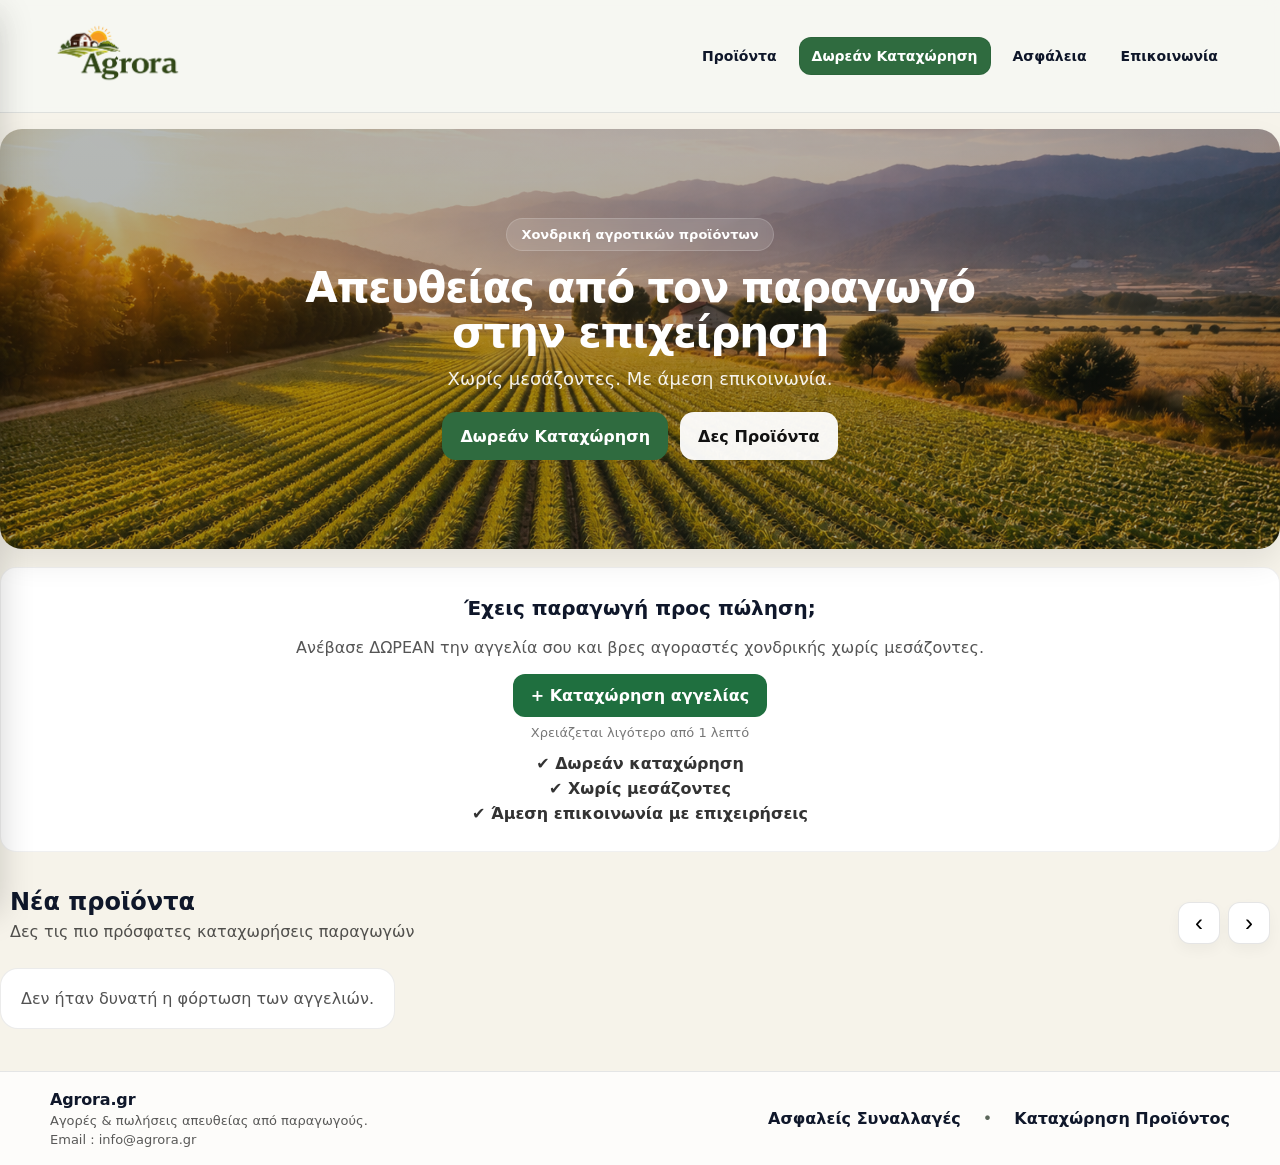
<file: index.html>
<!DOCTYPE html>
<html lang="el">
  <head>
	  <!-- Google tag (gtag.js) -->
<script async src="https://www.googletagmanager.com/gtag/js?id=G-R07KTVC3K3"></script>
<script>
  window.dataLayer = window.dataLayer || [];
  function gtag(){dataLayer.push(arguments);}
  gtag('js', new Date());

  gtag('config', 'G-R07KTVC3K3');
</script>
	  <script type="text/javascript">
var _iub = _iub || [];
_iub.csConfiguration = {"siteId":4485183,"cookiePolicyId":86953550,"lang":"el","storage":{"useSiteId":true}};
</script>
<script type="text/javascript" src="https://cs.iubenda.com/autoblocking/4485183.js"></script>
<script type="text/javascript" src="//cdn.iubenda.com/cs/gpp/stub.js"></script>
<script type="text/javascript" src="//cdn.iubenda.com/cs/iubenda_cs.js" charset="UTF-8" async></script>
    <meta charset="UTF-8" />
    <meta name="viewport" content="width=device-width, initial-scale=1.0" />
    <title>Χονδρική Αγροτικών Προϊόντων </title>
    <link rel="stylesheet" href="styles.css" />
	<link rel="icon" href="/images/agrora_favicon.ico" type="image/x-icon">
  </head>

  <body class="page-layout">
    <header class="site-header">
  <div class="container header-inner">

    <button class="burger" type="button" aria-label="Άνοιγμα μενού">☰</button>

    <a class="site-brand" href="/" aria-label="Agrora Home">
      <img src="/images/agroraBrandT.png" alt="Agrora">
    </a>

    <a href="/submit" class="mobile-cta" aria-label="Δωρεάν Καταχώρηση">＋</a>

    <nav class="top-nav" aria-label="Main navigation">
      <a href="/listings">Προϊόντα</a>
      <a href="/submit" class="nav-cta">Δωρεάν Καταχώρηση</a>
      <a href="/safety">Ασφάλεια</a>
	  <a href="/contact">Επικοινωνία</a>
    </nav>

  </div>

  <div class="mobile-menu" id="mobileMenu" aria-hidden="true">
    <div class="mobile-menu-head">
      <span>Μενού</span>
      <button id="mobileMenuClose" type="button" aria-label="Κλείσιμο μενού">✕</button>
    </div>
<div class="mobile-menu-links">
    <a href="/listings">Προϊόντα</a>
    <a href="/submit">Καταχώρηση</a>
    <a href="/safety">Ασφάλεια</a>
	<a href="/contact">Επικοινωνία</a>
	  </div>
  </div>
</header>
      <main class="page-content">
		  <section class="homepage-hero-visual">
  <div class="homepage-hero-overlay">
    <div class="homepage-hero-content">
      <span class="hero-badge">Χονδρική αγροτικών προϊόντων</span>
      <h1>Απευθείας από τον παραγωγό στην επιχείρηση</h1>
      <p>Χωρίς μεσάζοντες. Με άμεση επικοινωνία.</p>

      <div class="hero-actions">
        <a href="/submit" class="hero-btn-primary">Δωρεάν Καταχώρηση</a>
        <a href="/listings" class="hero-btn-secondary">Δες Προϊόντα</a>
      </div>
    </div>
  </div>
</section>
        <div class="container" hidden>

          <section class="search-section">
            <h1>Χονδρική αγορά αγροτικών προϊόντων </h1>
            <p class="subtitle">
              Αναζήτηση προϊόντων από όλη την Ελλάδα.
            </p>

<form id="searchForm" class="search-form">
  <div class="form-group">
    <label for="cropType">Καλλιέργεια</label>
    <select id="cropType">
      <option value="">Όλες οι καλλιέργειες</option>
    </select>
  </div>

  <div class="form-group">
    <label for="region">Περιοχή</label>
    <select id="region">
      <option value="">Όλες οι περιοχές</option>
    </select>
  </div>

  <div class="form-group">
    <label>Ποσότητα (τόνοι)</label>
    <div class="range-group">
      <input type="number" id="minQuantity" placeholder="Min" />
      <input type="number" id="maxQuantity" placeholder="Max" />
    </div>
  </div>

  <div class="form-group">
    <label for="harvestMonth">Συγκομιδή</label>
    <input type="month" id="harvestMonth" />
  </div>

  <div class="form-group">
    <label>Τιμή (€ / kg)</label>
    <div class="range-group">
      <input type="number" step="0.01" id="minPrice" placeholder="Min" />
      <input type="number" step="0.01" id="maxPrice" placeholder="Max" />
    </div>
  </div>

  <div class="form-group full-width">
    <button type="submit" class="search-button">Αναζήτηση Προϊόντων</button>
  </div>
</form>
          </section>
        </div>
		  
		  <div class="home-cta">
  <h2>Έχεις παραγωγή προς πώληση;</h2>
  <p>Ανέβασε ΔΩΡΕΑΝ την αγγελία σου και βρες αγοραστές χονδρικής χωρίς μεσάζοντες.</p>

  <a href="/submit" class="cta-primary">
    + Καταχώρηση αγγελίας
  </a>

  <div class="cta-sub">
    Χρειάζεται λιγότερο από 1 λεπτό
  </div>
			  
			  <div class="why-block">
  <div>✔ Δωρεάν καταχώρηση</div>
  <div>✔ Χωρίς μεσάζοντες</div>
  <div>✔ Άμεση επικοινωνία με επιχειρήσεις</div>
</div>
</div>

		  <section class="home-listings-slider">
  <div class="home-slider-head">
    <div>
      <h2>Νέα προϊόντα</h2>
      <p>Δες τις πιο πρόσφατες καταχωρήσεις παραγωγών</p>
    </div>

    <div class="home-slider-controls">
      <button type="button" class="slider-arrow" id="homeSliderPrev" aria-label="Προηγούμενες">‹</button>
      <button type="button" class="slider-arrow" id="homeSliderNext" aria-label="Επόμενες">›</button>
    </div>
  </div>

  <div class="home-slider-viewport" id="homeSliderViewport">
    <div class="home-slider-track" id="homeSliderTrack"></div>
  </div>
</section>
		  
    </main>

    <footer class="site-footer">
  <div class="container footer-inner">
    <div class="footer-left">
      <strong class="footer-brand">Agrora.gr</strong>
      <span class="muted">Αγορές & πωλήσεις απευθείας από παραγωγούς.</span>
	  <span class="muted">Email : info@agrora.gr</span>
    </div>

    <div class="footer-right">
      <a href="/safety">Ασφαλείς Συναλλαγές</a>
      <span class="footer-sep">•</span>
      <a href="/submit">Καταχώρηση Προϊόντος</a>
    </div>
  </div>
</footer>

<script src="js/ui.js" defer></script>
<script src="js/home-slider.js" defer></script>
<script type="module" src="js/search.js"></script>
  </body>
</html>
</file>
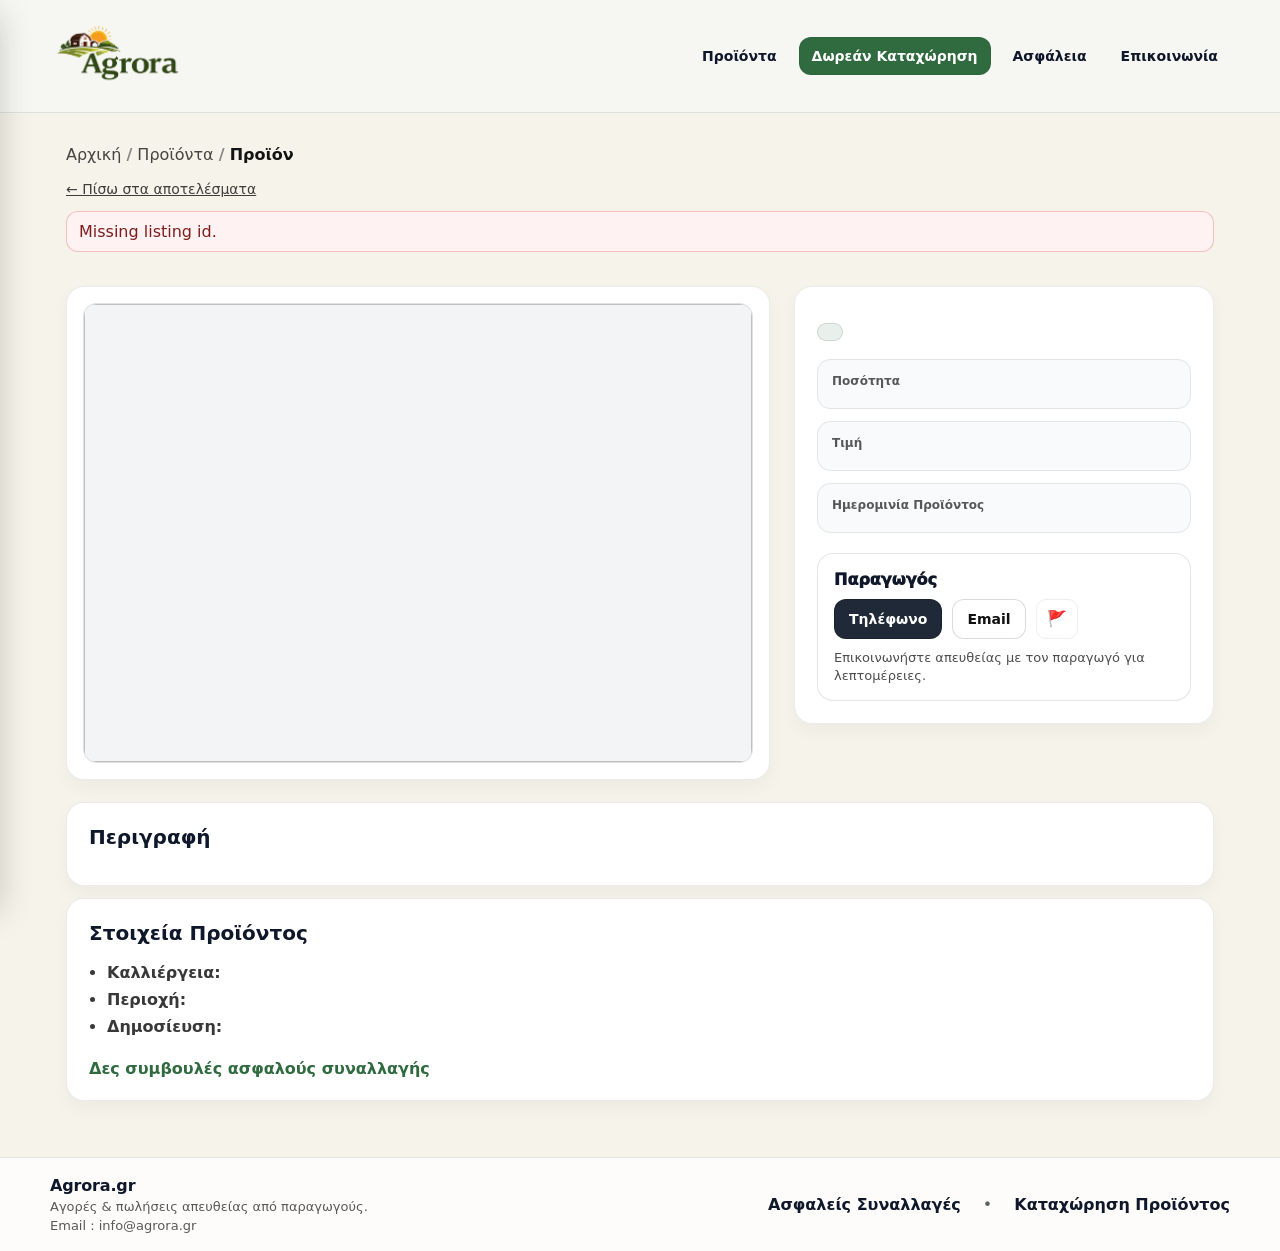
<file: listing.html>
<!DOCTYPE html>
<html lang="en">
  
  <head>
	  <!-- Google tag (gtag.js) -->
<script async src="https://www.googletagmanager.com/gtag/js?id=G-R07KTVC3K3"></script>
<script>
  window.dataLayer = window.dataLayer || [];
  function gtag(){dataLayer.push(arguments);}
  gtag('js', new Date());

  gtag('config', 'G-R07KTVC3K3');
</script>
    <meta charset="UTF-8" />
    <meta name="viewport" content="width=device-width, initial-scale=1.0" />
    <title>Προϊόν</title>
    <link rel="stylesheet" href="styles.css" />
	<link rel="icon" href="/images/agrora_favicon.ico" type="image/x-icon">
  </head>

  <body class="page-layout">
    <header class="site-header">
  <div class="container header-inner">

    <button class="burger" type="button" aria-label="Άνοιγμα μενού">☰</button>

    <a class="site-brand" href="/" aria-label="Agrora Home">
      <img src="/images/agroraBrandT.png" alt="Agrora">
    </a>

    <a href="/submit" class="mobile-cta" aria-label="Νέο Προϊόν">＋</a>

    <nav class="top-nav" aria-label="Main navigation">
      <a href="/listings">Προϊόντα</a>
      <a href="/submit" class="nav-cta">Δωρεάν Καταχώρηση</a>
      <a href="/safety">Ασφάλεια</a>
		<a href="/contact">Επικοινωνία</a>
    </nav>

  </div>

  <div class="mobile-menu" id="mobileMenu" aria-hidden="true">
    <div class="mobile-menu-head">
      <span>Μενού</span>
      <button id="mobileMenuClose" type="button" aria-label="Κλείσιμο μενού">✕</button>
    </div>

<div class="mobile-menu-links">
    <a href="/listings">Προϊόντα</a>
    <a href="/submit">Καταχώρηση</a>
    <a href="/safety">Ασφάλεια</a>
	  </div>
  </div>
</header>

      <main class="page-content">
        <div class="container">

          <nav id="breadcrumbs" class="breadcrumbs" aria-label="Breadcrumb">
            <a href="/">Αρχική</a>
            <span class="crumb-sep">/</span>
            <a id="crumbListings" href="/listings">Προϊόντα</a>
            <span class="crumb-sep">/</span>
            <span id="crumbCurrent" class="crumb-current">Προϊόν</span>
          </nav>
          <a id="backToResults" class="back-link" href="/listings">← Πίσω στα αποτελέσματα</a>

          <section class="listing-page">
            <div id="listingError" class="listing-error" style="display:none;"></div>

            <div class="listing-top">
              <div class="listing-gallery">
                <img id="listingImage" alt="" />
              </div>
              

              <div class="listing-summary">
                <h1 id="listingTitle"></h1>

                <div id="listingVarietyRow" style="display:none;">
                  <strong>Ποικιλία:</strong> <span id="listingVariety"></span>
                </div>

                <div class="listing-badges">
                  <span class="badge" id="listingRegion"></span>
                </div>


                <div class="listing-facts">
                  <div class="fact"><span>Ποσότητα</span><strong id="listingQty"></strong></div>
                  <div class="fact"><span>Τιμή</span><strong id="listingPrice"></strong></div>
                  <div class="fact"><span>Ημερομινία Προϊόντος</span><strong id="listingDate"></strong></div>
                </div>

                <div class="harvest-box" id="harvestBox" hidden>
                  <div class="harvest-box-head">
                    <span class="harvest-box-icon">🌾</span>
                    <div>
                      <div class="harvest-box-label">Περίοδος συγκομιδής</div>
                      <div class="harvest-box-value" id="listingHarvestPretty">—</div>
                    </div>
                  </div>

                  <div class="harvest-box-note" id="listingHarvestNote"></div>
                </div>

                <div class="seller-box">
                  <div class="seller-title">Παραγωγός</div>
                  <div class="seller-name" id="sellerName"></div>

                    <div class="seller-actions">
                    <a id="sellerCall" class="btn primary" href="#">Τηλέφωνο</a>
                    <a id="sellerEmail" class="btn secondary" href="#">Email</a>
                    <button id="reportOpenBtn" class="icon-flag-btn" type="button" title="Αναφορά αγγελίας" aria-label="Αναφορά αγγελίας">🚩</button>
                  </div>

                  <div class="seller-note">
                    Επικοινωνήστε απευθείας με τον παραγωγό για λεπτομέρειες.
                  </div>
                </div>
              </div>
            </div>

              <section class="listing-lower">
                <div class="listing-description-box">
                  <h2>Περιγραφή</h2>
                  <div id="listingDescriptionFull"></div>
                </div>

                <aside class="listing-trust-box">
                  <h3>Στοιχεία Προϊόντος</h3>
                  <ul class="trust-list">
                    <li><strong>Καλλιέργεια:</strong> <span id="listingDetailCrop"></span></li>
                    <li id="listingDetailVarietyRow" style="display:none;"><strong>Ποικιλία:</strong> <span id="listingDetailVariety"></span></li>
                    <li><strong>Περιοχή:</strong> <span id="listingDetailRegion"></span></li>
                    <li><strong>Δημοσίευση:</strong> <span id="listingDetailDate"></span></li>
                  </ul>

                  <a class="safety-link-box" href="/safety">
                    Δες συμβουλές ασφαλούς συναλλαγής
                  </a>
                </aside>
              </section>

            <section class="listing-details">
              <h2>Περιγραφή</h2>
              <p id="listingDescription"></p>
            </section>
          </section>
        </div>
    </main>

 <div id="reportModal" class="modal-backdrop" aria-hidden="true">
  <div class="modal-card" role="dialog" aria-modal="true" aria-labelledby="reportTitle">
    <div class="modal-head">
      <h3 id="reportTitle" style="margin:0;">🚩 Αναφορά αγγελίας</h3>
      <button id="reportCloseBtn" class="modal-x" type="button" aria-label="Κλείσιμο">✕</button>
    </div>

    <p style="margin:10px 0; color:#555;">
      Περιέγραψε τι συνέβη (π.χ. ζήτησε OTP, έστειλε link πληρωμής, ψεύτικο courier, πίεση για προκαταβολή).
    </p>

    <form id="reportForm">
      <input type="hidden" id="reportListingId" value="">
      <input type="text" id="reportWebsite" style="display:none">
      <input type="hidden" id="reportStartedAt">

      <div class="form-group">
        <label>Όνομα (προαιρετικό)</label>
        <input id="reporterName" type="text" placeholder="π.χ. Γιώργος">
      </div>

      <div class="form-group">
        <label>Email/Τηλέφωνο (προαιρετικό)</label>
        <input id="reporterContact" type="text" placeholder="+30... ή email">
      </div>

      <div class="form-group">
        <label>Τι συνέβη; *</label>
        <textarea id="reportDescription" rows="4" required placeholder="Γράψε λίγα λόγια..."></textarea>
      </div>

      <div style="display:flex; gap:10px; align-items:center; margin-top:12px;">
        <button class="search-button" type="submit">Υποβολή</button>
        <div id="reportStatus" style="color:#555;"></div>
      </div>
    </form>
  </div>
</div>

<div id="contactModal" class="modal-backdrop" aria-hidden="true">
  <div class="modal-card" role="dialog" aria-modal="true" aria-labelledby="contactTitle">
    <div class="modal-head">
      <h3 id="contactTitle" style="margin:0;">Στοιχεία επικοινωνίας</h3>
      <button id="contactCloseBtn" class="modal-x" type="button" aria-label="Κλείσιμο">✕</button>
    </div>

    <div id="contactBody" style="margin-top:10px;"></div>
  </div>
</div>

    <footer class="site-footer">
  <div class="container footer-inner">
    <div class="footer-left">
      <strong class="footer-brand">Agrora.gr</strong>
      <span class="muted">Αγορές & πωλήσεις απευθείας από παραγωγούς.</span>
	  <span class = "muted">Email : info@agrora.gr</span>
		
    </div>

    <div class="footer-right">
      <a href="/safety">Ασφαλείς Συναλλαγές</a>
      <span class="footer-sep">•</span>
      <a href="/submit">Καταχώρηση Προϊόντος</a>
    </div>
  </div>
</footer>

 


    <script src="js/ui.js" defer></script>
    <script type="module" src="js/listing.js"></script>

  </body>
</html>
</file>
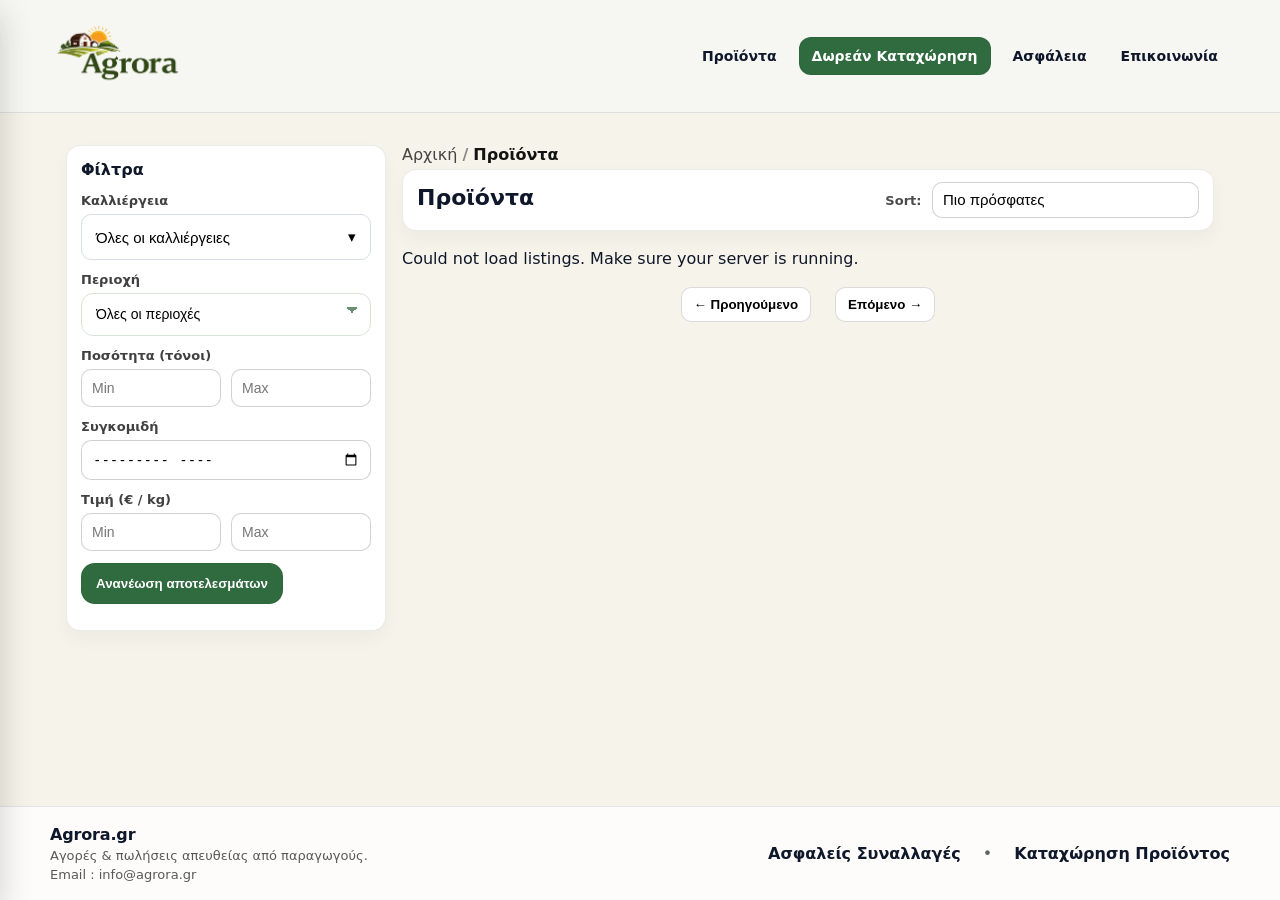
<file: listings.html>
<!DOCTYPE html>
<html lang="en">
  <head>
	  <!-- Google tag (gtag.js) -->
<script async src="https://www.googletagmanager.com/gtag/js?id=G-R07KTVC3K3"></script>
<script>
  window.dataLayer = window.dataLayer || [];
  function gtag(){dataLayer.push(arguments);}
  gtag('js', new Date());

  gtag('config', 'G-R07KTVC3K3');
</script>
    <meta charset="UTF-8" />
    <meta name="viewport" content="width=device-width, initial-scale=1.0" />
    <title>Προϊόντα</title>
    <link rel="stylesheet" href="styles.css" />
	<link rel="icon" href="/images/agrora_favicon.ico" type="image/x-icon">
  </head>

  <body class="page-layout">
    <header class="site-header">
  <div class="container header-inner">

    <button class="burger" type="button" aria-label="Άνοιγμα μενού">☰</button>

    <a class="site-brand" href="/" aria-label="Agrora Home">
      <img src="/images/agroraBrandT.png" alt="Agrora">
    </a>

    <a href="/submit" class="mobile-cta" aria-label="Νέο Προϊόν">＋</a>

    <nav class="top-nav" aria-label="Main navigation">
      <a href="/listings">Προϊόντα</a>
      <a href="/submit" class="nav-cta">Δωρεάν Καταχώρηση</a>
      <a href="/safety">Ασφάλεια</a>
		<a href="/contact">Επικοινωνία</a>
    </nav>

  </div>

  <div class="mobile-menu" id="mobileMenu" aria-hidden="true">
    <div class="mobile-menu-head">
      <span>Μενού</span>
      <button id="mobileMenuClose" type="button" aria-label="Κλείσιμο μενού">✕</button>
    </div>

<div class="mobile-menu-links">
    <a href="/listings">Προϊόντα</a>
    <a href="/submit">Καταχώρηση</a>
    <a href="/safety">Ασφάλεια</a>
	<a href="/contact">Επικοινωνία</a>
	  </div>
  </div>
</header>
    <main class="page-content">
      <div class="container listings-layout">
        <!-- LEFT: filters -->
        <aside class="filters-sidebar">
		 <div class="filters-mobile-head">
		  <button type="button" class="filters-close-btn" id="closeFiltersBtn" aria-label="Κλείσιμο φίλτρων">✕</button>
		 </div>
          <h2 class="filters-title">Φίλτρα</h2>


          <form id="searchForm" class="filters-form">
            <div class="form-group">
              <label for="cropSearchInput">Καλλιέργεια</label>

              <div class="crop-multi-select" id="cropMultiSelect">
              <button type="button" class="crop-multi-toggle" id="cropSelectToggle">
                <span id="cropSelectLabel">Όλες οι καλλιέργειες</span>
                <span>▾</span>
              </button>

              <div class="crop-multi-menu" id="cropSelectMenu" hidden>
                <div class="crop-multi-search-wrap">
                  <input
                    type="text"
                    id="cropSearchInput"
                    class="crop-multi-search"
                    placeholder="Αναζήτηση καλλιέργειας..."
                    autocomplete="off"
                  />
                </div>

                <div class="crop-multi-actions">
                  <button type="button" class="chip" id="cropSelectAllBtn">Όλες</button>
                  <button type="button" class="chip" id="cropClearBtn">Καθαρισμός</button>
                </div>

                <div class="crop-multi-options" id="cropOptions"></div>
           
                </div>
              </div>
            </div>

            <div class="form-group">
              <label for="region">Περιοχή</label>
              <select id="region">
                <option value="">Όλες οι περιοχές</option>
              </select>
            </div>

            <div class="form-group">
              <label>Ποσότητα (τόνοι)</label>
              <div class="range-group">
                <input type="number" id="minQuantity" placeholder="Min" />
                <input type="number" id="maxQuantity" placeholder="Max" />
              </div>
            </div>

            <div class="form-group">
              <label for="harvestMonth">Συγκομιδή</label>
              <input type="month" id="harvestMonth" />
            </div>

            <div class="form-group">
              <label>Τιμή (€ / kg)</label>
              <div class="range-group">
                <input type="number" step="0.01" id="minPrice" placeholder="Min" />
                <input type="number" step="0.01" id="maxPrice" placeholder="Max" />
              </div>
            </div>

            <div class="form-group full-width">
              <button type="submit" class="search-button">Ανανέωση αποτελεσμάτων</button>
            </div>

            <div class="form-group full-width">
              <button
                id="resetFilters"
                type="button"
                class="reset-button hidden"
              >
                Reset filters
              </button>
            </div>

          </form>
        </aside>

        <!-- CENTER: results -->
<button type="button" class="mobile-filters-btn" id="openFiltersBtn">
  Φίλτρα +
</button>

        <section class="results-area">
          <nav class="breadcrumbs" aria-label="Breadcrumb">
            <a href="/">Αρχική</a>
            <span class="crumb-sep">/</span>
            <span class="crumb-current">Προϊόντα</span>
          </nav>
          <div class="results-bar">
            <div>
              <h1 class="results-title">Προϊόντα</h1>
              <div id="resultsCount"></div>
              <div id="activeFilters" class="active-filters"></div>
            </div>

            <label class="sort">
              Sort:
              <select id="sortBy">
                <option value="newest">Πιο πρόσφατες</option>
                <option value="qtyDesc">Ποσότητα (μεγαλύτερη → μικρότερη)</option>
                <option value="qtyAsc">Ποσότητα (μικρότερη → μεγαλύτερη)</option>
                <option value="priceAsc">Τιμή (μικρότερη → μεγαλύτερη)</option>
                <option value="priceDesc">Τιμή (μεγαλύτερη → μικρότερη)</option>
              </select>
            </label>
          </div>

        <div id="listingsContainer" class="listings-grid"></div>

        <div class="pagination-bar">
          <button id="prevPage" class="page-btn" type="button">← Προηγούμενο</button>

          <div id="pageNumbers" class="page-numbers"></div>

          <button id="nextPage" class="page-btn" type="button">Επόμενο →</button>
        </div>
        
      </section>
     </div>
    </main>

    <footer class="site-footer">
  <div class="container footer-inner">
    <div class="footer-left">
      <strong class="footer-brand">Agrora.gr</strong>
      <span class="muted">Αγορές & πωλήσεις απευθείας από παραγωγούς.</span>
	  <span class = "muted">Email : info@agrora.gr</span>
    </div>

    <div class="footer-right">
      <a href="/safety">Ασφαλείς Συναλλαγές</a>
      <span class="footer-sep">•</span>
      <a href="/submit">Καταχώρηση Προϊόντος</a>
    </div>
  </div>
</footer>

    <script src="js/ui.js" defer></script>
    <script type="module" src="js/search.js"></script>
  </body>
</html>
</file>
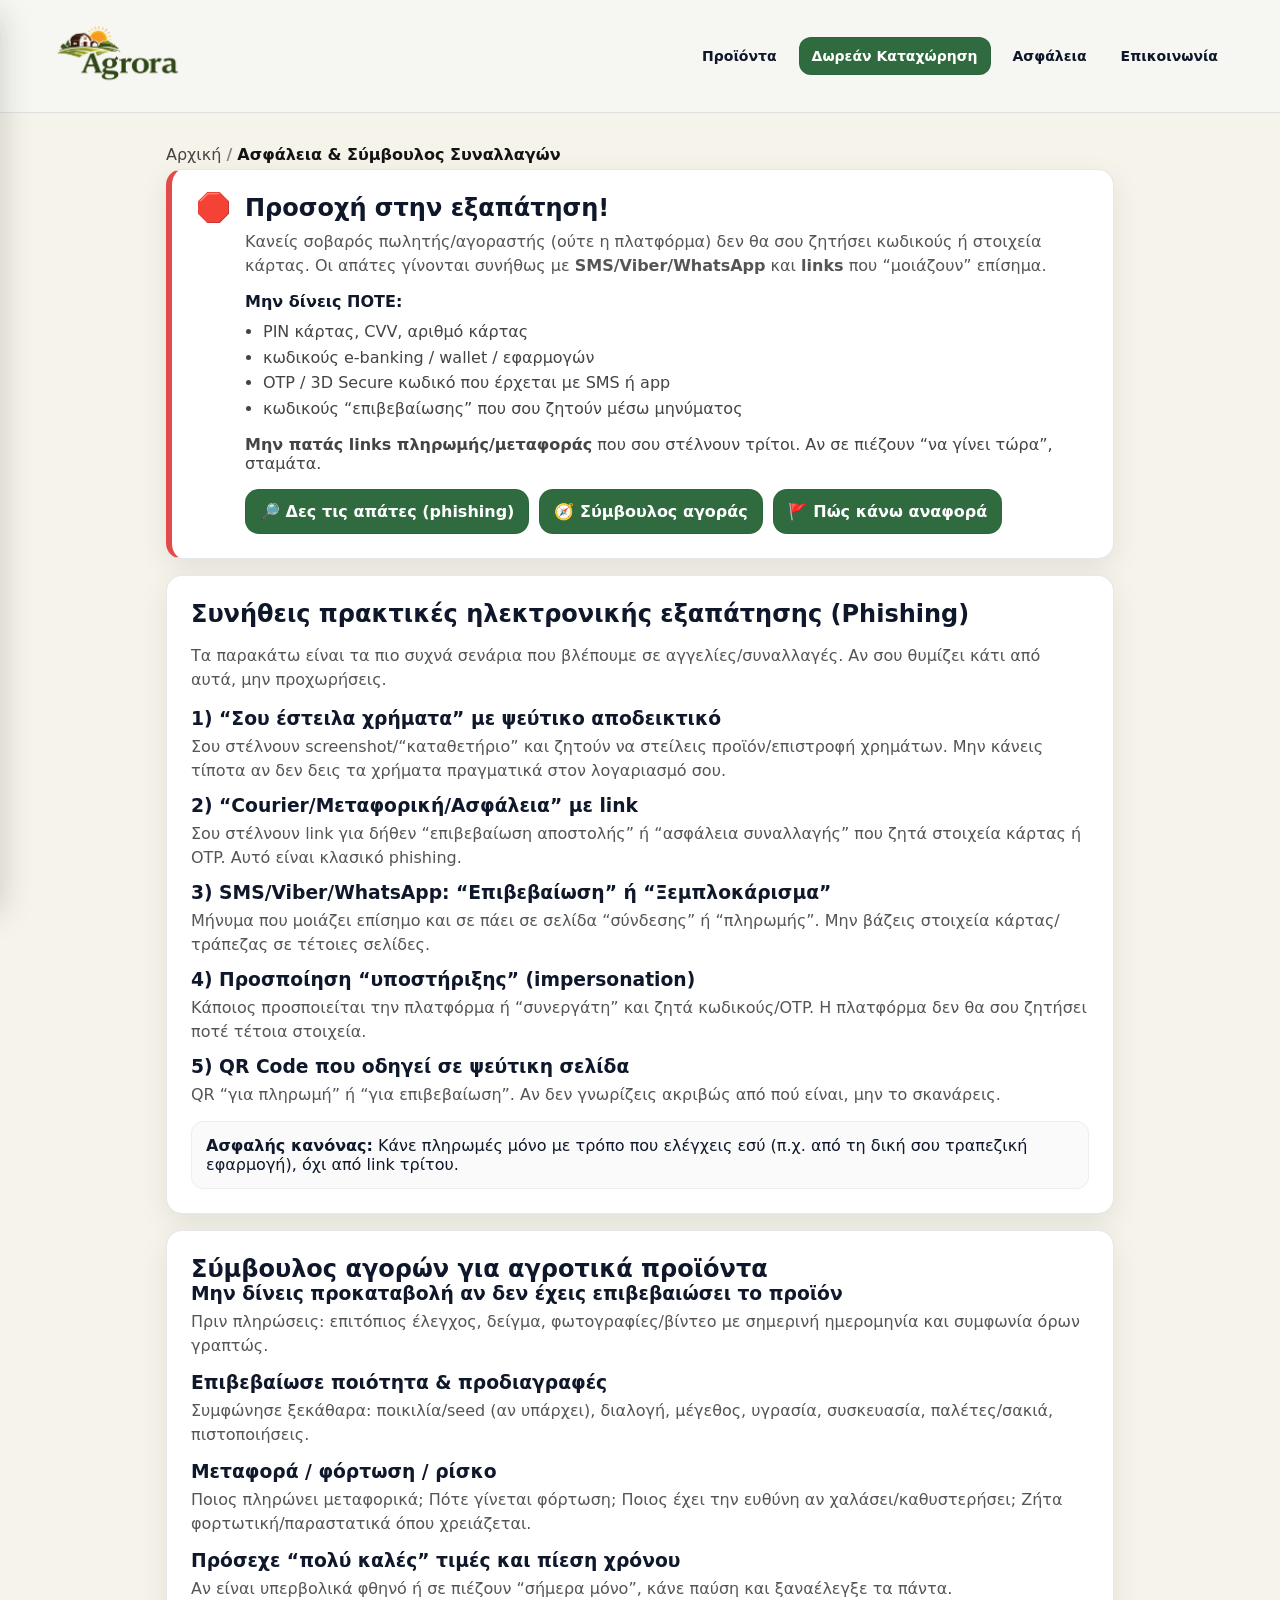
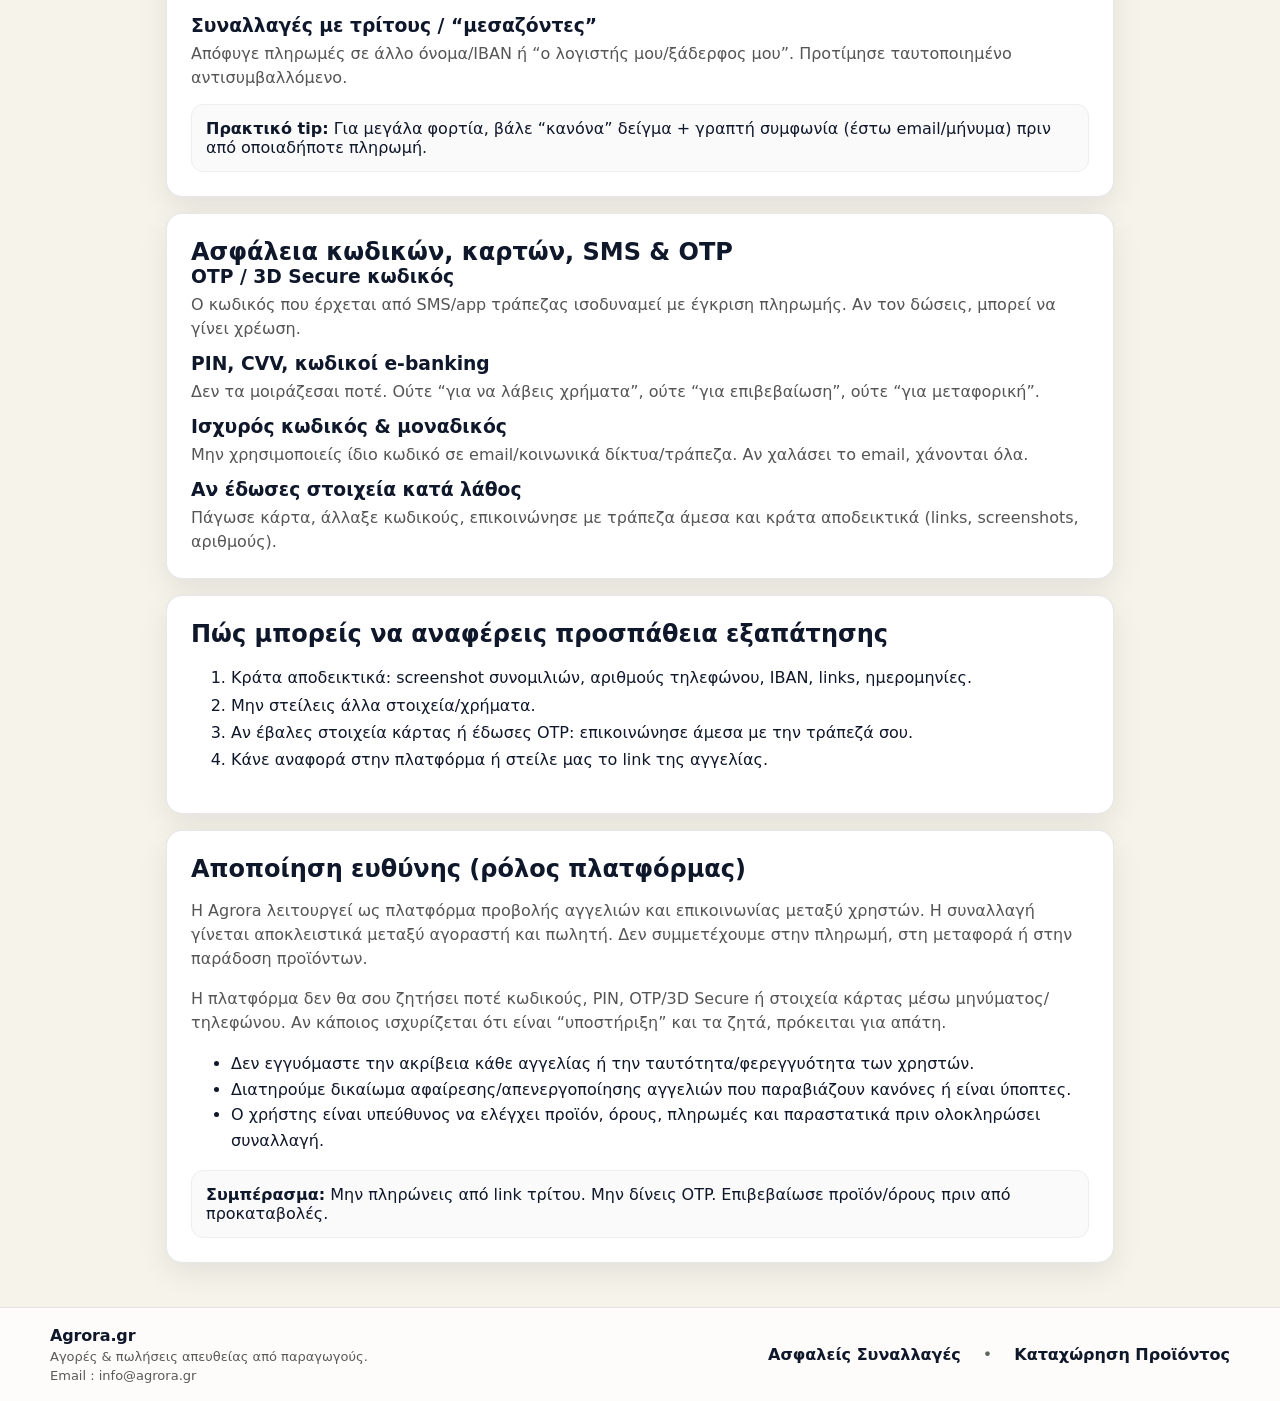
<file: safety.html>
<!DOCTYPE html>
<html lang="el">
<head>
	<!-- Google tag (gtag.js) -->
<script async src="https://www.googletagmanager.com/gtag/js?id=G-R07KTVC3K3"></script>
<script>
  window.dataLayer = window.dataLayer || [];
  function gtag(){dataLayer.push(arguments);}
  gtag('js', new Date());

  gtag('config', 'G-R07KTVC3K3');
</script>
  <meta charset="UTF-8" />
  <title>Ασφάλεια & Σύμβουλος Συναλλαγών • Agrora</title>
  <meta name="viewport" content="width=device-width, initial-scale=1.0" />
  <link rel="stylesheet" href="styles.css" />
  <link rel="icon" href="/images/agrora_favicon.ico" type="image/x-icon">
</head>

<body class="page-layout">
  <header class="site-header">
  <div class="container header-inner">

    <button class="burger" type="button" aria-label="Άνοιγμα μενού">☰</button>

    <a class="site-brand" href="/" aria-label="Agrora Home">
      <img src="/images/agroraBrandT.png" alt="Agrora">
    </a>

    <a href="/submit" class="mobile-cta" aria-label="Νέο Προϊόν">＋</a>

    <nav class="top-nav" aria-label="Main navigation">
      <a href="/listings">Προϊόντα</a>
      <a href="/submit" class="nav-cta">Δωρεάν Καταχώρηση</a>
      <a href="/safety">Ασφάλεια</a>
		<a href="/contact">Επικοινωνία</a>
    </nav>

  </div>

  <div class="mobile-menu" id="mobileMenu" aria-hidden="true">
    <div class="mobile-menu-head">
      <span>Μενού</span>
      <button id="mobileMenuClose" type="button" aria-label="Κλείσιμο μενού">✕</button>
    </div>

<div class="mobile-menu-links">
    <a href="/listings">Προϊόντα</a>
    <a href="/submit">Καταχώρηση</a>
    <a href="/safety">Ασφάλεια</a>
	<a href="/contact">Επικοινωνία</a>
	  </div>
  </div>
</header>

  <main class="page-content">
    <div class="container" style="max-width: 980px;">

      <nav class="breadcrumbs">
        <a href="/">Αρχική</a>
        <span class="crumb-sep">/</span>
        <span class="crumb-current">Ασφάλεια & Σύμβουλος Συναλλαγών</span>
      </nav>

      <!-- HERO WARNING (Car.gr-like “Προσοχή!”) -->
      <section class="panel" style="padding:24px; border-left:6px solid #e34b4b;">
        <div style="display:flex; gap:14px; align-items:flex-start; flex-wrap:wrap;">
          <div style="font-size:28px; line-height:1;">🛑</div>
          <div style="flex:1; min-width:260px;">
            <h1 style="margin:0 0 8px;">Προσοχή στην εξαπάτηση!</h1>
            <p style="margin:0; color:#555; max-width: 85ch;">
              Κανείς σοβαρός πωλητής/αγοραστής (ούτε η πλατφόρμα) δεν θα σου ζητήσει κωδικούς ή στοιχεία κάρτας.
              Οι απάτες γίνονται συνήθως με <strong>SMS/Viber/WhatsApp</strong> και <strong>links</strong> που “μοιάζουν” επίσημα.
            </p>

            <div style="margin-top:14px; display:grid; gap:8px; max-width: 95ch;">
              <div><strong>Μην δίνεις ΠΟΤΕ:</strong></div>
              <ul style="margin:0; padding-left:18px; color:#444; line-height:1.6;">
                <li>PIN κάρτας, CVV, αριθμό κάρτας</li>
                <li>κωδικούς e-banking / wallet / εφαρμογών</li>
                <li>OTP / 3D Secure κωδικό που έρχεται με SMS ή app</li>
                <li>κωδικούς “επιβεβαίωσης” που σου ζητούν μέσω μηνύματος</li>
              </ul>

              <div style="margin-top:6px; color:#444;">
                <strong>Μην πατάς links πληρωμής/μεταφοράς</strong> που σου στέλνουν τρίτοι. Αν σε πιέζουν “να γίνει τώρα”, σταμάτα.
              </div>
            </div>

            <div style="margin-top:16px; display:flex; gap:10px; flex-wrap:wrap;">
              <a class="search-button" href="#phishing" style="text-decoration:none;">🔎 Δες τις απάτες (phishing)</a>
              <a class="search-button" href="#guide" style="text-decoration:none;">🧭 Σύμβουλος αγοράς</a>
              <a class="search-button" href="#report" style="text-decoration:none;">🚩 Πώς κάνω αναφορά</a>
            </div>
          </div>
        </div>
      </section>

      <!-- PHISHING PRACTICES -->
      <section class="panel" id="phishing" style="padding:24px; margin-top:16px;">
        <h2 style="margin-top:0;">Συνήθεις πρακτικές ηλεκτρονικής εξαπάτησης (Phishing)</h2>
        <p style="color:#555; max-width: 95ch;">
          Τα παρακάτω είναι τα πιο συχνά σενάρια που βλέπουμε σε αγγελίες/συναλλαγές. Αν σου θυμίζει κάτι από αυτά, μην προχωρήσεις.
        </p>

        <div style="display:grid; grid-template-columns: 1fr; gap:12px; max-width: 95ch;">
          <div>
            <h3 style="margin:0 0 6px;">1) “Σου έστειλα χρήματα” με ψεύτικο αποδεικτικό</h3>
            <p style="margin:0; color:#555;">
              Σου στέλνουν screenshot/“καταθετήριο” και ζητούν να στείλεις προϊόν/επιστροφή χρημάτων. Μην κάνεις τίποτα αν δεν δεις τα χρήματα
              πραγματικά στον λογαριασμό σου.
            </p>
          </div>

          <div>
            <h3 style="margin:0 0 6px;">2) “Courier/Μεταφορική/Ασφάλεια” με link</h3>
            <p style="margin:0; color:#555;">
              Σου στέλνουν link για δήθεν “επιβεβαίωση αποστολής” ή “ασφάλεια συναλλαγής” που ζητά στοιχεία κάρτας ή OTP.
              Αυτό είναι κλασικό phishing.
            </p>
          </div>

          <div>
            <h3 style="margin:0 0 6px;">3) SMS/Viber/WhatsApp: “Επιβεβαίωση” ή “Ξεμπλοκάρισμα”</h3>
            <p style="margin:0; color:#555;">
              Μήνυμα που μοιάζει επίσημο και σε πάει σε σελίδα “σύνδεσης” ή “πληρωμής”. Μην βάζεις στοιχεία κάρτας/τράπεζας σε τέτοιες σελίδες.
            </p>
          </div>

          <div>
            <h3 style="margin:0 0 6px;">4) Προσποίηση “υποστήριξης” (impersonation)</h3>
            <p style="margin:0; color:#555;">
              Κάποιος προσποιείται την πλατφόρμα ή “συνεργάτη” και ζητά κωδικούς/OTP. Η πλατφόρμα δεν θα σου ζητήσει ποτέ τέτοια στοιχεία.
            </p>
          </div>

          <div>
            <h3 style="margin:0 0 6px;">5) QR Code που οδηγεί σε ψεύτικη σελίδα</h3>
            <p style="margin:0; color:#555;">
              QR “για πληρωμή” ή “για επιβεβαίωση”. Αν δεν γνωρίζεις ακριβώς από πού είναι, μην το σκανάρεις.
            </p>
          </div>
        </div>

        <div style="border:1px solid #eee; background:#fafafa; padding:14px; border-radius:12px; max-width: 95ch; margin-top:14px;">
          <strong>Ασφαλής κανόνας:</strong> Κάνε πληρωμές μόνο με τρόπο που ελέγχεις εσύ (π.χ. από τη δική σου τραπεζική εφαρμογή),
          όχι από link τρίτου.
        </div>
      </section>

      <!-- MARKET GUIDE -->
      <section class="panel" id="guide" style="padding:24px; margin-top:16px;">
        <h2 style="margin-top:0;">Σύμβουλος αγορών για αγροτικά προϊόντα</h2>

        <div style="display:grid; grid-template-columns: 1fr; gap:14px; max-width: 95ch;">
          <div>
            <h3 style="margin:0 0 6px;">Μην δίνεις προκαταβολή αν δεν έχεις επιβεβαιώσει το προϊόν</h3>
            <p style="margin:0; color:#555;">
              Πριν πληρώσεις: επιτόπιος έλεγχος, δείγμα, φωτογραφίες/βίντεο με σημερινή ημερομηνία και συμφωνία όρων γραπτώς.
            </p>
          </div>

          <div>
            <h3 style="margin:0 0 6px;">Επιβεβαίωσε ποιότητα & προδιαγραφές</h3>
            <p style="margin:0; color:#555;">
              Συμφώνησε ξεκάθαρα: ποικιλία/seed (αν υπάρχει), διαλογή, μέγεθος, υγρασία, συσκευασία, παλέτες/σακιά, πιστοποιήσεις.
            </p>
          </div>

          <div>
            <h3 style="margin:0 0 6px;">Μεταφορά / φόρτωση / ρίσκο</h3>
            <p style="margin:0; color:#555;">
              Ποιος πληρώνει μεταφορικά; Πότε γίνεται φόρτωση; Ποιος έχει την ευθύνη αν χαλάσει/καθυστερήσει;
              Ζήτα φορτωτική/παραστατικά όπου χρειάζεται.
            </p>
          </div>

          <div>
            <h3 style="margin:0 0 6px;">Πρόσεχε “πολύ καλές” τιμές και πίεση χρόνου</h3>
            <p style="margin:0; color:#555;">
              Αν είναι υπερβολικά φθηνό ή σε πιέζουν “σήμερα μόνο”, κάνε παύση και ξαναέλεγξε τα πάντα.
            </p>
          </div>

          <div>
            <h3 style="margin:0 0 6px;">Συναλλαγές με τρίτους / “μεσαζόντες”</h3>
            <p style="margin:0; color:#555;">
              Απόφυγε πληρωμές σε άλλο όνομα/IBAN ή “ο λογιστής μου/ξάδερφος μου”. Προτίμησε ταυτοποιημένο αντισυμβαλλόμενο.
            </p>
          </div>
        </div>

        <div style="margin-top:14px; border:1px solid #eee; background:#fafafa; padding:14px; border-radius:12px; max-width: 95ch;">
          <strong>Πρακτικό tip:</strong> Για μεγάλα φορτία, βάλε “κανόνα” δείγμα + γραπτή συμφωνία (έστω email/μήνυμα) πριν από οποιαδήποτε πληρωμή.
        </div>
      </section>

      <!-- CARD / PASSWORD SECURITY -->
      <section class="panel" id="security" style="padding:24px; margin-top:16px;">
        <h2 style="margin-top:0;">Ασφάλεια κωδικών, καρτών, SMS & OTP</h2>

        <div style="display:grid; grid-template-columns: 1fr; gap:12px; max-width: 95ch;">
          <div>
            <h3 style="margin:0 0 6px;">OTP / 3D Secure κωδικός</h3>
            <p style="margin:0; color:#555;">
              Ο κωδικός που έρχεται από SMS/app τράπεζας ισοδυναμεί με έγκριση πληρωμής. Αν τον δώσεις, μπορεί να γίνει χρέωση.
            </p>
          </div>

          <div>
            <h3 style="margin:0 0 6px;">PIN, CVV, κωδικοί e-banking</h3>
            <p style="margin:0; color:#555;">
              Δεν τα μοιράζεσαι ποτέ. Ούτε “για να λάβεις χρήματα”, ούτε “για επιβεβαίωση”, ούτε “για μεταφορική”.
            </p>
          </div>

          <div>
            <h3 style="margin:0 0 6px;">Ισχυρός κωδικός & μοναδικός</h3>
            <p style="margin:0; color:#555;">
              Μην χρησιμοποιείς ίδιο κωδικό σε email/κοινωνικά δίκτυα/τράπεζα. Αν χαλάσει το email, χάνονται όλα.
            </p>
          </div>

          <div>
            <h3 style="margin:0 0 6px;">Αν έδωσες στοιχεία κατά λάθος</h3>
            <p style="margin:0; color:#555;">
              Πάγωσε κάρτα, άλλαξε κωδικούς, επικοινώνησε με τράπεζα άμεσα και κράτα αποδεικτικά (links, screenshots, αριθμούς).
            </p>
          </div>
        </div>
      </section>

      <!-- REPORT -->
      <section class="panel" id="report" style="padding:24px; margin-top:16px;">
        <h2 style="margin-top:0;">Πώς μπορείς να αναφέρεις προσπάθεια εξαπάτησης</h2>

        <ol style="line-height:1.7; max-width: 95ch;">
          <li>Κράτα αποδεικτικά: screenshot συνομιλιών, αριθμούς τηλεφώνου, IBAN, links, ημερομηνίες.</li>
          <li>Μην στείλεις άλλα στοιχεία/χρήματα.</li>
          <li>Αν έβαλες στοιχεία κάρτας ή έδωσες OTP: επικοινώνησε άμεσα με την τράπεζά σου.</li>
          <li>Κάνε αναφορά στην πλατφόρμα ή στείλε μας το link της αγγελίας.</li>
        </ol>
      </section>

      <!-- DISCLAIMER -->
      <section class="panel" id="disclaimer" style="padding:24px; margin-top:16px;">
        <h2 style="margin-top:0;">Αποποίηση ευθύνης (ρόλος πλατφόρμας)</h2>

        <p style="color:#555; max-width: 95ch;">
          Η Agrora λειτουργεί ως πλατφόρμα προβολής αγγελιών και επικοινωνίας μεταξύ χρηστών. Η συναλλαγή γίνεται αποκλειστικά
          μεταξύ αγοραστή και πωλητή. Δεν συμμετέχουμε στην πληρωμή, στη μεταφορά ή στην παράδοση προϊόντων.
        </p>

        <p style="color:#555; max-width: 95ch;">
          Η πλατφόρμα δεν θα σου ζητήσει ποτέ κωδικούς, PIN, OTP/3D Secure ή στοιχεία κάρτας μέσω μηνύματος/τηλεφώνου.
          Αν κάποιος ισχυρίζεται ότι είναι “υποστήριξη” και τα ζητά, πρόκειται για απάτη.
        </p>

        <ul style="line-height:1.6; max-width: 95ch;">
          <li>Δεν εγγυόμαστε την ακρίβεια κάθε αγγελίας ή την ταυτότητα/φερεγγυότητα των χρηστών.</li>
          <li>Διατηρούμε δικαίωμα αφαίρεσης/απενεργοποίησης αγγελιών που παραβιάζουν κανόνες ή είναι ύποπτες.</li>
          <li>Ο χρήστης είναι υπεύθυνος να ελέγχει προϊόν, όρους, πληρωμές και παραστατικά πριν ολοκληρώσει συναλλαγή.</li>
        </ul>

        <div style="border:1px solid #eee; background:#fafafa; padding:14px; border-radius:12px; max-width: 95ch;">
          <strong>Συμπέρασμα:</strong> Μην πληρώνεις από link τρίτου. Μην δίνεις OTP. Επιβεβαίωσε προϊόν/όρους πριν από προκαταβολές.
        </div>
      </section>

    </div>
  </main>

  <footer class="site-footer">
  <div class="container footer-inner">
    <div class="footer-left">
      <strong class="footer-brand">Agrora.gr</strong>
      <span class="muted">Αγορές & πωλήσεις απευθείας από παραγωγούς.</span>
	  <span class = "muted">Email : info@agrora.gr</span>
    </div>

    <div class="footer-right">
      <a href="/safety">Ασφαλείς Συναλλαγές</a>
      <span class="footer-sep">•</span>
      <a href="/submit">Καταχώρηση Προϊόντος</a>
    </div>
  </div>
</footer>
	

  <script src="js/ui.js" defer></script>
</body>
</html>
</file>
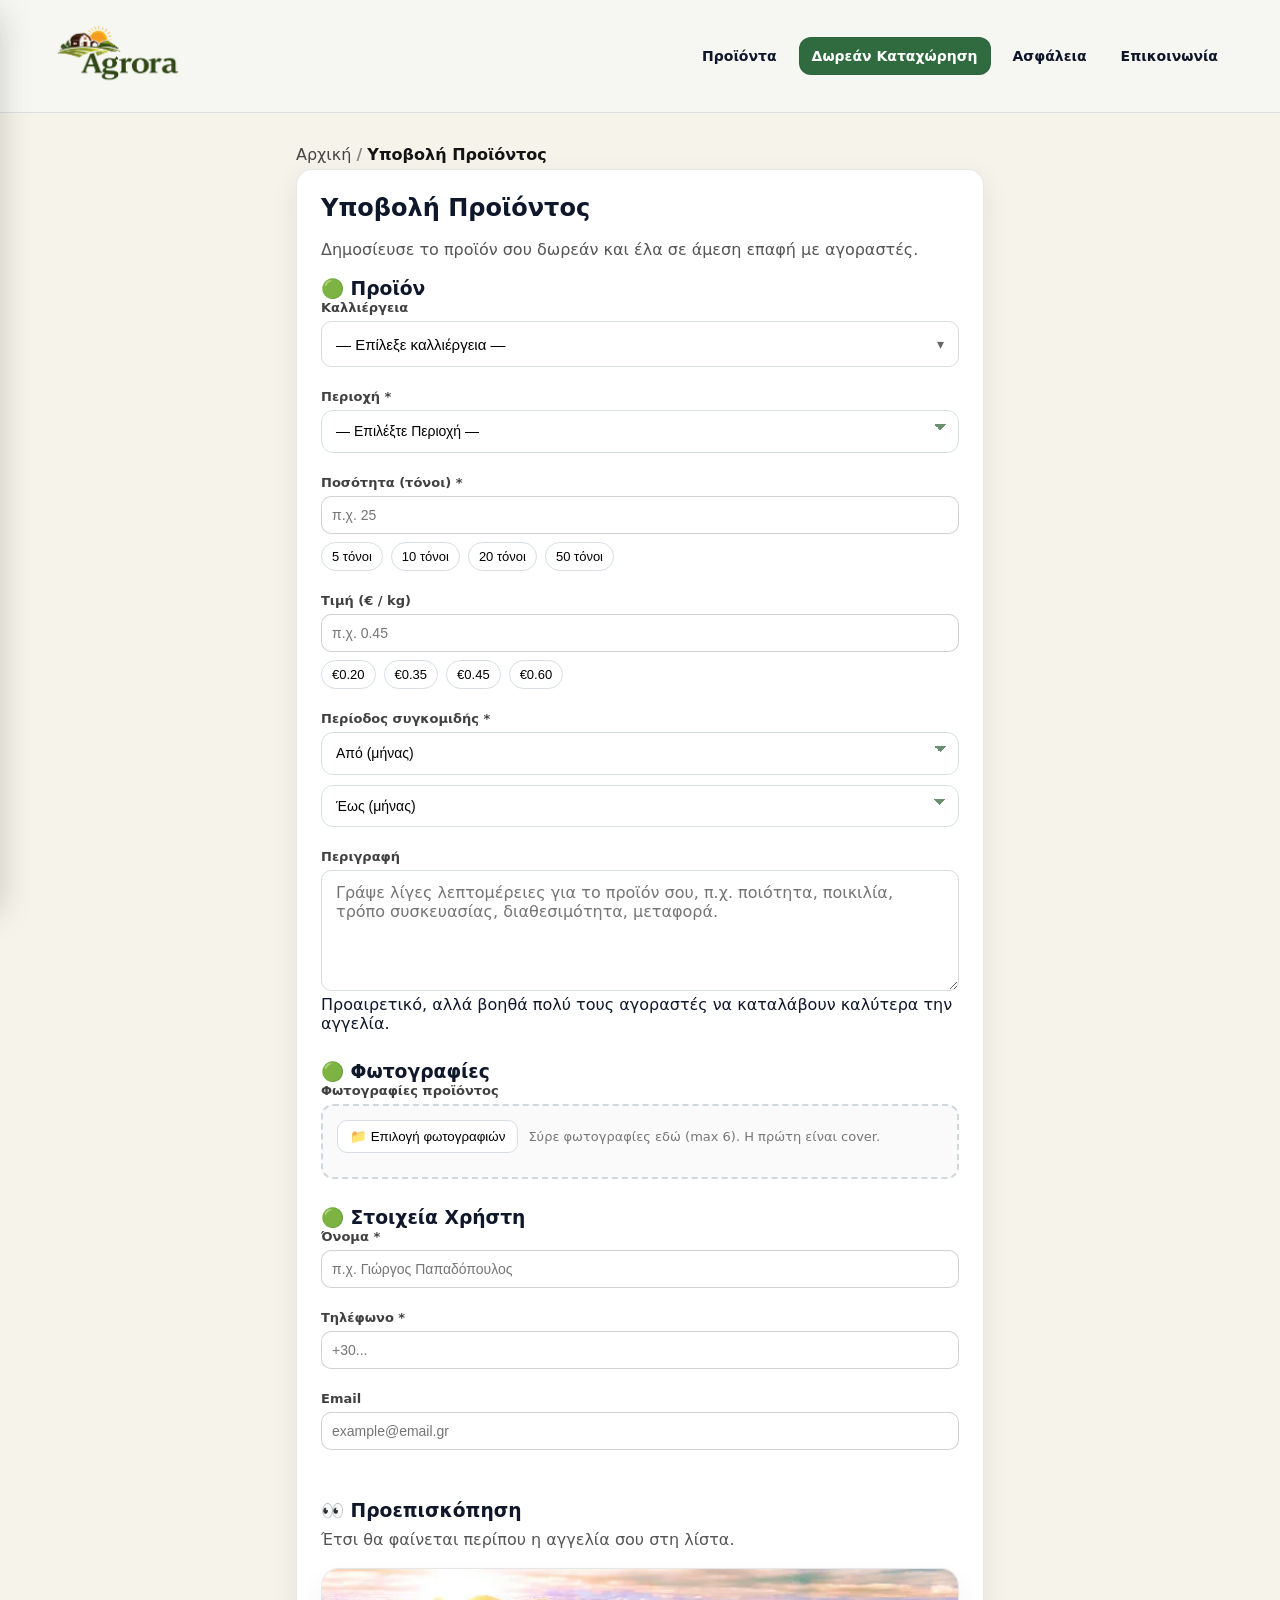
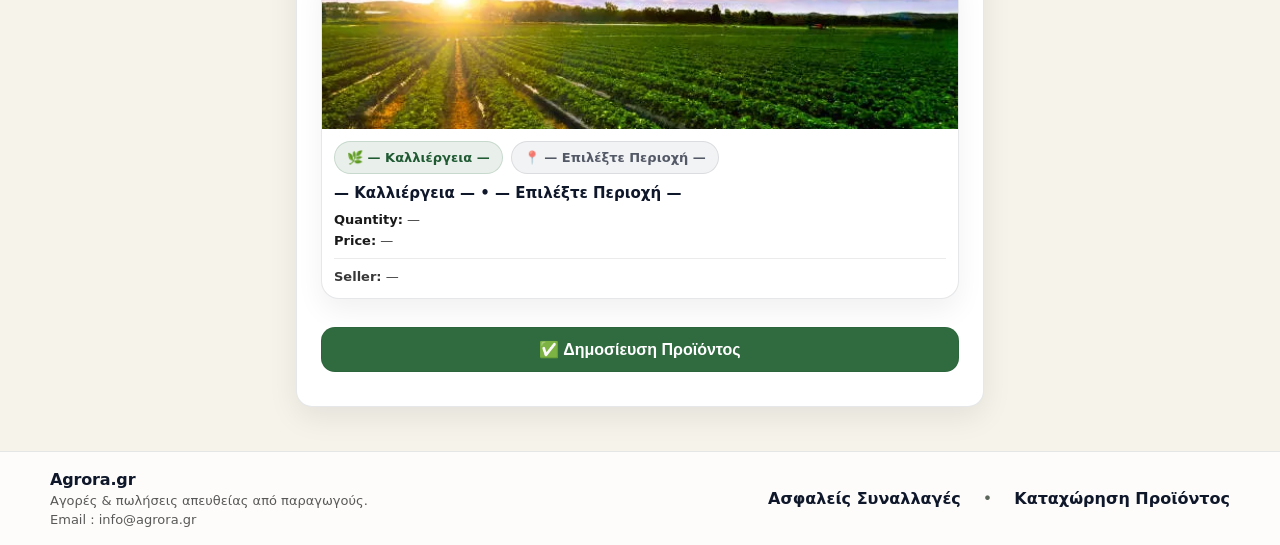
<file: submit.html>
<!DOCTYPE html>
<html lang="el">
<head>
	<!-- Google tag (gtag.js) -->
<script async src="https://www.googletagmanager.com/gtag/js?id=G-R07KTVC3K3"></script>
<script>
  window.dataLayer = window.dataLayer || [];
  function gtag(){dataLayer.push(arguments);}
  gtag('js', new Date());

  gtag('config', 'G-R07KTVC3K3');
</script>
  <meta charset="UTF-8" />
  <title>Υποβολή Προϊόντος • Agro.gr</title>
  <meta name="viewport" content="width=device-width, initial-scale=1.0" />
  <link rel="stylesheet" href="styles.css" />
	<link rel="icon" href="/images/agrora_favicon.ico" type="image/x-icon">
</head>

<body class="page-layout">
  <header class="site-header">
  <div class="container header-inner">

    <button class="burger" type="button" aria-label="Άνοιγμα μενού">☰</button>

    <a class="site-brand" href="/" aria-label="Agrora Home">
      <img src="/images/agroraBrandT.png" alt="Agrora">
    </a>

    <a href="/submit" class="mobile-cta" aria-label="Νέο Προϊόν">＋</a>

    <nav class="top-nav" aria-label="Main navigation">
      <a href="/listings">Προϊόντα</a>
      <a href="/submit" class="nav-cta">Δωρεάν Καταχώρηση</a>
      <a href="/safety">Ασφάλεια</a>
		<a href="/contact">Επικοινωνία</a>
    </nav>

  </div>

  <div class="mobile-menu" id="mobileMenu" aria-hidden="true">
    <div class="mobile-menu-head">
      <span>Μενού</span>
      <button id="mobileMenuClose" type="button" aria-label="Κλείσιμο μενού">✕</button>
    </div>

<div class="mobile-menu-links">
    <a href="/listings">Προϊόντα</a>
    <a href="/submit">Καταχώρηση</a>
    <a href="/safety">Ασφάλεια</a>
	<a href="/contact">Επικοινωνία</a>
	  </div>
  </div>
</header>

  <main class="page-content">
    <div class="container" style="max-width:720px;">

      <nav class="breadcrumbs">
        <a href="/">Αρχική</a>
        <span class="crumb-sep">/</span>
        <span class="crumb-current">Υποβολή Προϊόντος</span>
      </nav>

      <section class="panel" style="padding:24px;">
        <h1 style="margin-top:0;">Υποβολή Προϊόντος</h1>
        <p style="color:#555;">
          Δημοσίευσε το προϊόν σου δωρεάν και έλα σε άμεση επαφή με αγοραστές.
        </p>

      <form id="submitForm">

        <input type="text" name="website" id="website" autocomplete="off" tabindex="-1"
       style="position:absolute;left:-9999px;opacity:0;" aria-hidden="true">

        <input type="hidden" name="formStartedAt" id="formStartedAt">

          <!-- 1. PRODUCT -->
          <h3>🟢 Προϊόν</h3>

          <!-- Καλλιέργεια -->
        <div class="form-group">
          <label>Καλλιέργεια</label>

          <div class="crop-select" id="cropPicker">
            <!-- Το πραγματικό submitted value -->
            <input id="cropType" name="cropType" type="hidden" required />

            <!-- Το κουμπί που μοιάζει με dropdown -->
            <button type="button" id="cropPickerToggle" class="crop-select-toggle">
              <span id="cropPickerLabel">— Επίλεξε καλλιέργεια —</span>
              <span class="crop-select-arrow">▾</span>
            </button>

            <!-- Το ανοιχτό panel -->
            <div id="cropPickerMenu" class="crop-select-menu">
              <div class="crop-select-search-wrap">
                <input
                  id="cropSearch"
                  type="text"
                  class="crop-select-search"
                  placeholder="🔎 Ποια καλλιέργεια ψάχνεις;"
                  autocomplete="off"
                />
              </div>

              <div id="cropDropdown" class="crop-select-options"></div>
            </div>
          </div>

          <div class="field-error" id="err-cropType"></div>
        </div>

        <!-- Ποικιλία (εμφανίζεται αν υπάρχει) -->
        <div class="form-group" id="varietyGroup" style="display:none;">
          <label>Ποικιλία (προαιρετικό)</label>
          <select id="variety" name="variety">
            <option value="">— Επιλέξτε ποικιλία —</option>
          </select>
        </div>

        <!-- Περιοχή -->
        <div class="form-group">
          <label>Περιοχή *</label>
          <select id="region" name="region" required>
            <option value="">φόρτωση...</option>
          </select>
          <div class="field-error" id="err-region"></div>
        </div>


        <!-- Ποσότητα -->
        <div class="form-group">
        <label>Ποσότητα (τόνοι) *</label>
        <input id="quantityTons" name="quantityTons" type="number" step="1" min="0"  placeholder="π.χ. 25" required />
        <div style="display:flex;gap:8px;flex-wrap:wrap;margin-top:8px;">
          <button type="button" class="chip" data-chip="qty" data-val="5">5 τόνοι</button>
          <button type="button" class="chip" data-chip="qty" data-val="10">10 τόνοι</button>
          <button type="button" class="chip" data-chip="qty" data-val="20">20 τόνοι</button>
          <button type="button" class="chip" data-chip="qty" data-val="50">50 τόνοι</button>
        </div>
        <div class="field-error" id="err-quantityTons"></div>
        </div>

        <!-- Τιμή -->
        <div class="form-group">
        <label>Τιμή (€ / kg)</label>
        <input id="pricePerKg" name="pricePerKg" type="number" step="0.01" placeholder="π.χ. 0.45" />
        <div style="display:flex;gap:8px;flex-wrap:wrap;margin-top:8px;">
          <button type="button" class="chip" data-chip="price" data-val="0.20">€0.20</button>
          <button type="button" class="chip" data-chip="price" data-val="0.35">€0.35</button>
          <button type="button" class="chip" data-chip="price" data-val="0.45">€0.45</button>
          <button type="button" class="chip" data-chip="price" data-val="0.60">€0.60</button>
        </div>
           <div class="field-error" id="err-pricePerKg"></div>
        </div>


        <!-- 2. Συγκομιδή -->

        <div class="form-group">
          <label>Περίοδος συγκομιδής *</label>
          <div style="display:flex; gap:10px; flex-wrap:wrap;">
            <select id="harvestStart" name="harvestStart" required style="min-width:160px;">
              <option value="" disabled selected hidden>Από (μήνας)</option>
            </select>

            <select id="harvestEnd" name="harvestEnd" required style="min-width:160px;">
              <option value="" disabled selected hidden>Έως (μήνας)</option>
            </select>
          </div>
          <div class="field-error" id="err-harvest"></div>
        </div>


            <!-- Περιγραφή -->
        <div class="form-group">
          <label>Περιγραφή</label>
          <textarea
            id="description"
            name="description"
            rows="5"
            placeholder="Γράψε λίγες λεπτομέρειες για το προϊόν σου, π.χ. ποιότητα, ποικιλία, τρόπο συσκευασίας, διαθεσιμότητα, μεταφορά."
          ></textarea>
          <div class="hint">
            Προαιρετικό, αλλά βοηθά πολύ τους αγοραστές να καταλάβουν καλύτερα την αγγελία.
          </div>
        </div>


        <!-- 3. Εικόνες -->
        <h3 style="margin-top:28px;">🟢 Φωτογραφίες</h3>


        <div class="form-group">
          <label>Φωτογραφίες προϊόντος</label>

          <div id="imageDropzone"
            style="border:2px dashed #cfd8dc;border-radius:12px;padding:14px;transition:150ms;background:#fafafa;">
          
            <input id="images" name="images[]" type="file" accept="image/*" multiple
              style="position:absolute;left:-9999px;width:1px;height:1px;opacity:0;" />

            <div style="display:flex;gap:10px;align-items:center;flex-wrap:wrap;">
              <button type="button" id="browseImagesBtn"
                    style="border:1px solid #d7dde3;background:#fff;padding:8px 12px;border-radius:10px;cursor:pointer;">
              📁 Επιλογή φωτογραφιών
              </button>

              <div style="font-size:13px;color:#777;">
                Σύρε φωτογραφίες εδώ (max 6). Η πρώτη είναι cover.
              </div>
            </div>

           <div id="imagePreview" style="display:flex;gap:10px;flex-wrap:wrap;margin-top:10px;"></div>
          </div>

      <!-- 3. Εικόνες -->
        <h3 style="margin-top:28px;">🟢 Στοιχεία Χρήστη</h3>

        <!-- Όνομα -->
        <div class="form-group">
        <label>Όνομα *</label>
        <input id="sellerName" name="sellerName" placeholder="π.χ. Γιώργος Παπαδόπουλος" required />
        <div class="field-error" id="err-sellerName"></div>
        </div>

        <!-- Τηλέφωνο -->
        <div class="form-group">
        <label>Τηλέφωνο *</label>
        <input id="sellerPhone" name="sellerPhone" placeholder="+30..." required/>
        <div class="field-error" id="err-sellerPhone"></div>
        </div>

        <!-- Email -->
        <div class="form-group">
        <label>Email</label>
        <input id="sellerEmail" name="sellerEmail" type="email" placeholder="example@email.gr" />
        <div class="field-error" id="err-sellerEmail"></div>
        </div>

 
        <h3 style="margin-top:28px;">👀 Προεπισκόπηση</h3>
          <p style="color:#555;margin-top:6px;">
            Έτσι θα φαίνεται περίπου η αγγελία σου στη λίστα.
          </p>

        <div id="livePreview"></div>

          <!-- Δημοσίευση -->
          <div style="margin-top:28px;">
            <button class="search-button" type="submit" style="width:100%;font-size:16px;">
              ✅ Δημοσίευση Προϊόντος
            </button>
            <div id="formStatus" style="margin-top:10px;color:#555;"></div>
			</div>		  </div>


        </form>
      </section>
    </div>
  </main>

  <footer class="site-footer">
  <div class="container footer-inner">
    <div class="footer-left">
      <strong class="footer-brand">Agrora.gr</strong>
      <span class="muted">Αγορές & πωλήσεις απευθείας από παραγωγούς.</span>
	  <span class = "muted">Email : info@agrora.gr</span>
    </div>

    <div class="footer-right">
      <a href="/safety">Ασφαλείς Συναλλαγές</a>
      <span class="footer-sep">•</span>
      <a href="/submit">Καταχώρηση Προϊόντος</a>
    </div>
  </div>
</footer>

  <script src="js/ui.js" defer></script>
  <script type="module" src="js/submit.js"></script>
</body>
</html>
</file>
<file: styles.css>
/* ===== Modern Farm Theme ===== */
:root{
  --bg: #f6f3ea;         /* clean warm */
  --panel: #ffffff;
  --text: #0f172a;
  --muted: #5b665a;

  --brand: #2f6b3f;       /* modern green */
  --brand-2: #1a5e35;
  --accent: #ccb491;      /* warm gold */
  --border: rgba(15, 23, 42, 0.10);

  --radius: 16px;
  --shadow: 0 10px 30px rgba(2, 6, 23, 0.08);
}

.search-section,
.filters-sidebar,
.results-bar,
.listing-page,
.empty-state{
  border-radius: 16px;
  border: 1px solid var(--border);
}

select {
  appearance: none;
  -webkit-appearance: none;
  -moz-appearance: none;

  background-color: #fff;
  border: 1px solid #d9e2d9;
  border-radius: 12px;
  padding: 12px 14px;
  font-size: 15px;
  line-height: 1.2;

  background-image:
    linear-gradient(45deg, transparent 50%, #6b8f71 50%),
    linear-gradient(135deg, #6b8f71 50%, transparent 50%);
  background-position:
    calc(100% - 18px) calc(50% - 4px),
    calc(100% - 12px) calc(50% - 4px);
  background-size: 6px 6px, 6px 6px;
  background-repeat: no-repeat;
}

select:focus {
  outline: none;
  border-color: #6b8f71;
  box-shadow: 0 0 0 2px rgba(107, 143, 113, 0.15);
}

optgroup {
  font-weight: 600;
  color: #355f3b;
}
option {
  font-weight: 400;
}

a{ color: var(--brand); }
a:hover{ color: var(--brand-2); }

* { box-sizing: border-box; }
html, body { height: 100%; }
body {
  margin: 0;
  font-family: system-ui, -apple-system, Segoe UI, Roboto, Arial, sans-serif;
  background: var(--bg);
  color: var(--text);
}

.panel{
  background: var(--panel);
  border: 1px solid var(--border);
  border-radius: var(--radius);
  box-shadow: var(--shadow);
}


/* ============================
   PAGE LAYOUT (fix footer gap)
   ============================ */
.page-layout {
  min-height: 100vh;
  display: flex;
  flex-direction: column;
}

.page-content {
  flex: 1 0 auto;
  padding-top: 16px;
}

/* Layout container */
.container {
  max-width: 1180px;
  margin: 0 auto;
  padding: 16px;
}

.site-footer {
  flex-shrink: 0;
}

/* ============================
   HEADER / FOOTER
   ============================ */
.site-header{
  position: sticky;
  top: 0;
  z-index: 1102;
  background: rgba(246, 247, 244, 0.85);
  backdrop-filter: blur(8px);
  border-bottom: 1px solid var(--border);
}

.header-inner{
  display: flex;
  align-items: center;
  justify-content: space-between;
  gap: 14px;
  padding: 14px 0;
}



.brand-mark{
  font-weight: 900;
  letter-spacing: -0.02em;
  font-size: 20px;
}

.site-brand {
  text-decoration: none;

}

.site-brand img {
  height: 90px;
  width: auto;
  display: block;
}

.brand-dot{
  color: var(--accent);
  font-weight: 900;
  font-size: 22px;
  margin: 0 2px;
}

.brand-name{
  /*color: var(--brand);*/
  font-weight: 900;
  letter-spacing: -0.01em;
  font-size: 19px;
}

.brand-tag{
  margin-left: 10px;
  padding-left: 10px;
  border-left: 1px solid var(--border);
  color: var(--muted);
  font-size: 12px;
  font-weight: 600;
  display: inline-block;
}


/* top nav */
.top-nav{
  display: flex;
  align-items: center;
  gap: 10px;
  flex-wrap: wrap;
}

.top-nav a{
  color: var(--text);
  text-decoration: none;
  font-weight: 700;
  font-size: 14px;
  padding: 10px 12px;
  border-radius: 12px;
}

.top-nav a:hover{
  background: rgba(31, 111, 63, 0.08);
  color: var(--brand-2);
}

.top-nav .nav-cta{
  background: var(--brand);
  color: #fff;
  border: 1px solid rgba(0,0,0,0.06);
}

.top-nav .nav-cta:hover{
  background: var(--brand-2);
  color: #fff;
}

/* Footer */
.site-footer{
  margin-top: 28px;
  border-top: 1px solid var(--border);
  background: rgba(255,255,255,0.75);
  backdrop-filter: blur(6px);
}

.footer-inner{
  display: flex;
  align-items: center;
  justify-content: space-between;
  gap: 12px;
  padding: 18px 0;
  flex-wrap: wrap;
}

.footer-brand{
  font-weight: 900;
  letter-spacing: -0.01em;
}

.footer-right a{
  text-decoration: none;
  color: var(--text);
  font-weight: 700;
}

.footer-right a:hover{
  color: var(--brand-2);
}

.footer-sep{
  margin: 0 10px;
  color: var(--muted);
}

.footer-left {
  display: grid;
  gap: 4px;
}

.muted {
  color: rgba(0,0,0,0.65);
  font-size: 13px;
}

.footer-right {
  display: flex;
  gap: 12px;
}



/* ============================
   BREADCRUMBS
   ============================ */
.breadcrumbs {
  color: var(--muted);
  margin-bottom: 5px;
}

.breadcrumbs a {
  text-decoration: none;
  color: rgba(0,0,0,0.72);
}

.breadcrumbs a:hover {
  color: rgba(0,0,0,0.92);
  text-decoration: underline;
}

.crumb-sep {
  color: rgba(0,0,0,0.45);
  font-weight: 900;
}

.crumb-current {
  color: rgba(0,0,0,0.92);
  font-weight: 900;
}


/* Links */
/* a { color: inherit; } */
/* a:hover { text-decoration: none; } */

/* Headings */
h1 { font-weight: 900; }
p  { line-height: 1.5; }
h1, h2, h3 { margin: 0; }
.results-title { font-size: 22px; font-weight: 800; }

/* ============================
   HOME (index.html)
   ============================ */
.search-section {
  background: #fff;
  border: 1px solid rgba(0,0,0,0.08);
  border-radius: 14px;
  padding: 18px;
  box-shadow: 0 8px 18px rgba(0,0,0,0.04);
}

.search-section h1 {
  font-size: 26px;
  font-weight: 850;
  letter-spacing: 0.2px;
}

.subtitle {
  margin-top: 8px;
  color: rgba(0,0,0,0.72);
  line-height: 1.35;
}

/* ============================
   FORMS
   ============================ */
.search-form, .filters-form {
  margin-top: 14px;
  display: grid;
  gap: 12px;
}

.form-group label {
  display: flex;
  font-size: 13px;
  font-weight: 750;
  margin-bottom: 6px;
  color: rgba(0,0,0,0.75);
}

.form-group input{
  width: 100%;
  border: 1px solid rgba(0,0,0,0.18);
  background: #fff;
  border-radius: 10px;
  padding: 10px 10px;
  font-size: 14px;
  outline: none;
}

.form-group select{
  width: 100%;
  /* αφήνουμε το global select να κάνει το “modern” look */
  font-size: 14px; /* προαιρετικό */
}

.form-group input:focus{
  border-color: rgba(0,0,0,0.45);
  box-shadow: 0 0 0 3px rgba(0,0,0,0.08);
}

.form-group textarea {
  width: 100%;
  min-height: 120px;
  padding: 12px 14px;
  border: 1px solid #d7dde3;
  border-radius: 10px;
  font: inherit;
  box-sizing: border-box;
  resize: vertical;
  background: #fff;
}

.form-group textarea:focus {
  outline: none;
  border-color: #2e7d32;
  box-shadow: 0 0 0 3px rgba(46, 125, 50, 0.12);
}

.range-group {
  display: grid;
  grid-template-columns: 1fr 1fr;
  gap: 10px;
}

.full-width { width: 100%; }

/* Buttons */
.search-button{
  background: var(--brand);
  color: #fff;
  border: 1px solid rgba(0,0,0,0.06);
  border-radius: 14px;
  padding: 12px 14px;
  font-weight: 800;
}

.search-button:hover{ background: var(--brand-2); }


/* Index page form: make it 2-row layout on desktop */
@media (min-width: 860px) {
  .search-form {
    grid-template-columns: repeat(12, minmax(0, 1fr));
    align-items: end;
  }
  .search-form .form-group:nth-child(1) { grid-column: span 3; }
  .search-form .form-group:nth-child(2) { grid-column: span 3; }
  .search-form .form-group:nth-child(3) { grid-column: span 3; }
  .search-form .form-group:nth-child(4) { grid-column: span 3; }
  .search-form .form-group:nth-child(5) { grid-column: span 4; }
  .search-form .form-group.full-width { grid-column: 1 / -1; }
}

.reset-button {
  width: 100%;
  background: transparent;
  border: 1px dashed rgba(0,0,0,0.25);
  border-radius: 10px;
  padding: 9px 12px;
  font-weight: 800;
  font-size: 13px;
  cursor: pointer;
  color: rgba(0,0,0,0.7);
}

.reset-button.hidden {
  display: none;
}

.reset-button:hover {
  background: rgba(0,0,0,0.04);
  color: rgba(0,0,0,0.9);
}

/* ============================
   LISTINGS PAGE LAYOUT
   ============================ */
.listings-layout {
  display: grid;
  grid-template-columns: 320px 1fr;
  gap: 16px;
  align-items: start;
}

/* Sidebar */
.filters-sidebar {
  background: #fff;
  border: 1px solid rgba(0,0,0,0.08);
  border-radius: 14px;
  padding: 14px;
  box-shadow: 0 8px 18px rgba(0,0,0,0.04);
  position: sticky;
  top: 12px;
}

.filters-title {
  font-size: 16px;
  font-weight: 900;
  margin-bottom: 10px;
}

/* Make sidebar form compact*/
.filters-form .form-group {
  margin: 0;
  padding: 0;
}

.active-filters {
  margin-top: 6px;
  font-size: 13px;
  font-weight: 800;
  color: rgba(0,0,0,0.65);
}

/* Results area */
.results-area {
  min-width: 0;
}

.results-bar {
  background: #fff;
  border: 1px solid rgba(0,0,0,0.08);
  border-radius: 14px;
  padding: 12px 14px;
  box-shadow: 0 8px 18px rgba(0,0,0,0.04);
  display: flex;
  justify-content: space-between;
  align-items: center;
  gap: 12px;
  margin-bottom: 14px;
}

#resultsCount {
  margin-top: 4px;
  color: rgba(0,0,0,0.7);
  font-size: 13px;
}

.sort {
  font-size: 13px;
  font-weight: 750;
  color: rgba(0,0,0,0.7);
}

.sort select {
  margin-left: 6px;
  border-radius: 10px;
  padding: 8px 10px;
  border: 1px solid rgba(0,0,0,0.18);
  background: #fff;
}

/* ============================
   LISTING GRID + CARDS
   ============================ */
.listing-row-card {
  background: #fff;
  border: 1px solid #e6e6e6;
  border-radius: 16px;
  overflow: hidden;
  margin-bottom: 16px;
  transition: box-shadow 0.2s ease, transform 0.2s ease;
}

.listing-row-card:hover {
  box-shadow: 0 10px 24px rgba(0,0,0,0.08);
  transform: translateY(-1px);
}

.listing-row-link {
  display: grid;
  grid-template-columns: 260px minmax(0, 1fr) 220px;
  gap: 18px;
  padding: 16px;
  color: inherit;
  text-decoration: none;
}

.listing-row-image img {
  width: 100%;
  height: 180px;
  object-fit: cover;
  border-radius: 12px;
  display: block;
  background: #f3f4f6;
}

.listing-row-main {
  min-width: 0;
}

.listing-row-topline {
  display: flex;
  justify-content: space-between;
  align-items: center;
  gap: 12px;
  margin-bottom: 10px;
  flex-wrap: wrap;
}

.listing-row-badges {
  display: flex;
  gap: 8px;
  flex-wrap: wrap;
}

.listing-chip {
  display: inline-flex;
  align-items: center;
  padding: 6px 10px;
  border-radius: 999px;
  background: #e8f1ea;
  color: #2f5d35;
  font-size: 12px;
  font-weight: 700;
}

.listing-chip.chip-light {
  background: #f3f4f6;
  color: #444;
}

.listing-row-date {
  font-size: 13px;
  color: #666;
}

.listing-row-title {
  margin: 0 0 12px;
  font-size: 24px;
  line-height: 1.15;
  color: #111;
}

.listing-row-meta {
  display: flex;
  gap: 18px;
  flex-wrap: wrap;
  margin-bottom: 12px;
  font-size: 15px;
  color: #333;
}

.listing-row-desc {
  margin: 0;
  color: #555;
  line-height: 1.55;
}

.listing-row-side {
  border-left: 1px solid #ececec;
  padding-left: 16px;
  display: flex;
  flex-direction: column;
  justify-content: center;
  align-items: flex-start;
  gap: 10px;
}

.listing-row-price {
  font-size: 28px;
  font-weight: 800;
  color: #1c1c1c;
}

.listing-row-seller {
  font-size: 14px;
  color: #666;
}

.listing-row-cta {
  margin-top: 8px;
  background: #1f6f3d;
  color: #fff;
  padding: 12px 16px;
  border-radius: 12px;
  font-weight: 700;
}

@media (max-width: 980px) {
  .listing-row-link {
    grid-template-columns: 1fr;
  }

  .listing-row-image img {
    height: 220px;
  }

  .listing-row-side {
    border-left: 0;
    border-top: 1px solid #ececec;
    padding-left: 0;
    padding-top: 14px;
  }
}

@media (max-width: 1100px) {
  .listings-grid { grid-template-columns: repeat(2, minmax(0, 1fr)); }
}
@media (max-width: 760px) {
  .listings-layout { grid-template-columns: 1fr; }
  .filters-sidebar { position: static; }
  .listings-grid { grid-template-columns: 1fr; }
}

/* Cards */
.listing-card{
  border: 1px solid var(--border);
  border-radius: 18px;
  overflow: hidden;
  background: #fff;
  box-shadow: 0 12px 28px rgba(2, 6, 23, 0.06);
  transition: transform .12s ease, box-shadow .12s ease;
}

.listing-card:hover{
  transform: translateY(-2px);
  box-shadow: 0 18px 40px rgba(2, 6, 23, 0.10);
}

.listing-link {
  display: block;
  text-decoration: none;
  color: inherit;
}

.listing-image img {
  width: 100%;
  height: 160px;
  object-fit: cover;
  display: block;
}

.listing-body {
  padding: 12px 12px 14px;
}

.listing-title {
  font-size: 15px;
  font-weight: 900;
  margin-bottom: 10px;
  line-height: 1.2;
}

.listing-meta {
  display: grid;
  gap: 6px;
  font-size: 13px;
  color: rgba(0,0,0,0.78);
}

.listing-meta strong {
  color: rgba(0,0,0,0.9);
}

.listing-seller {
  margin-top: 10px;
  padding-top: 10px;
  border-top: 1px solid rgba(0,0,0,0.08);
  font-size: 13px;
  color: rgba(0,0,0,0.78);
}

/* ============================
   SINGLE LISTING PAGE
   ============================ */
.back-link {
  display: inline-block;
  margin: 12px 0 14px;
  font-size: 14px;
  color: rgba(0,0,0,0.75);
}

.listing-page {
  background: #fff;
  border: 1px solid rgba(0,0,0,0.08);
  border-radius: 14px;
  padding: 14px;
  box-shadow: 0 8px 18px rgba(0,0,0,0.04);
}

.listing-top {
  display: grid;
  grid-template-columns: 420px 1fr;
  gap: 16px;
  align-items: start;
}

.listing-gallery img {
  width: 100%;
  height: 320px;
  object-fit: cover;
  border-radius: 12px;
  display: block;
  border: 1px solid rgba(0,0,0,0.08);
}

.listing-badges {
  display: flex;
  gap: 8px;
  flex-wrap: wrap;
  margin: 10px 0 12px;
}


.badge {
  display: inline-flex;
  align-items: center;
  gap: 6px;
  padding: 6px 10px;
  border-radius: 999px;
  background: rgba(47, 107, 63, 0.10); /* brand tint */
  border: 1px solid rgba(47, 107, 63, 0.18);
  color: #1f5a33;
  font-size: 13px;
  font-weight: 700;
}

.badge-muted{
  background: rgba(15, 23, 42, 0.05);
  border-color: rgba(15, 23, 42, 0.10);
  color: rgba(15, 23, 42, 0.70);
}

.listing-facts {
  display: grid;
  grid-template-columns: repeat(3, minmax(0, 1fr));
  gap: 10px;
  margin: 12px 0 14px;
}

.fact {
  border: 1px solid rgba(0,0,0,0.08);
  border-radius: 12px;
  padding: 10px;
  background: #f8fafc;
}

.fact span {
  display: block;
  font-size: 12px;
  color: rgba(0,0,0,0.65);
  font-weight: 750;
}

.fact strong {
  display: block;
  margin-top: 5px;
  font-size: 15px;
  font-weight: 950;
}

.seller-box {
  border: 1px solid rgba(0,0,0,0.10);
  border-radius: 14px;
  padding: 12px;
  background: #fff;
}

.seller-title {
  font-weight: 950;
  margin-bottom: 6px;
}

.seller-name {
  font-weight: 850;
  margin-bottom: 10px;
}

.seller-actions {
  display: flex;
  gap: 10px;
  flex-wrap: wrap;
}

.btn {
  display: inline-block;
  text-decoration: none;
  border-radius: 10px;
  padding: 10px 12px;
  font-weight: 900;
  font-size: 14px;
  border: 1px solid rgba(0,0,0,0.14);
}

.btn.primary {
  background: #1f2937;
  color: #fff;
  border-color: rgba(0,0,0,0.18);
}

.btn.secondary {
  background: #fff;
  color: #111;
}

.btn:hover { filter: brightness(0.97); }

.seller-note {
  margin-top: 10px;
  font-size: 13px;
  color: rgba(0,0,0,0.7);
  line-height: 1.35;
}

.listing-details {
  margin-top: 14px;
  padding-top: 14px;
  border-top: 1px solid rgba(0,0,0,0.08);
}

.listing-details h2 {
  font-size: 16px;
  font-weight: 950;
  margin-bottom: 8px;
}

.listing-details p {
  margin: 0;
  color: rgba(0,0,0,0.78);
  line-height: 1.5;
}

.listing-error {
  background: #fff2f2;
  border: 1px solid rgba(220, 38, 38, 0.25);
  color: #7f1d1d;
  padding: 10px 12px;
  border-radius: 12px;
  margin-bottom: 12px;
}

.pagination-bar {
  margin: 14px 0 6px;
  display: flex;
  align-items: center;
  justify-content: center;
  gap: 12px;
}

.page-btn {
  border: 1px solid rgba(0,0,0,0.14);
  background: #fff;
  border-radius: 10px;
  padding: 9px 12px;
  font-weight: 900;
  cursor: pointer;
}

.page-btn:disabled {
  opacity: 0.45;
  cursor: not-allowed;
}

.page-info {
  font-size: 13px;
  font-weight: 800;
  color: rgba(0,0,0,0.7);
}

.page-numbers {
  display: flex;
  align-items: center;
  gap: 6px;
  flex-wrap: wrap;
  justify-content: center;
}

.page-num {
  border: 1px solid rgba(0,0,0,0.14);
  background: #fff;
  border-radius: 10px;
  padding: 9px 12px;
  font-weight: 900;
  cursor: pointer;
  min-width: 40px;
  text-align: center;
}

.page-num:hover {
  filter: brightness(0.97);
}

.page-num.active {
  background: #1f2937;
  color: #fff;
  border-color: rgba(0,0,0,0.18);
  cursor: default;
}

.page-ellipsis {
  padding: 0 6px;
  font-weight: 900;
  color: rgba(0,0,0,0.55);
}

/* Flag icon button */
.icon-flag-btn {
  border: 1px solid #eee;
  background: #fff;
  border-radius: 10px;
  padding: 8px 10px;
  cursor: pointer;
  line-height: 1;
  font-size: 16px;
}

.icon-flag-btn:hover {
  background: #fafafa;
}

/* Modal */
.modal-backdrop {
  position: fixed;
  inset: 0;
  background: rgba(0,0,0,0.45);
  display: none;
  align-items: center;
  justify-content: center;
  padding: 18px;
  z-index: 9999;
}

.modal-backdrop.is-open {
  display: flex;
}

.modal-card {
  width: 100%;
  max-width: 520px;
  background: #fff;
  border-radius: 16px;
  padding: 16px;
  box-shadow: 0 10px 30px rgba(0,0,0,0.20);
}

.modal-head {
  display: flex;
  align-items: center;
  justify-content: space-between;
  gap: 12px;
}

.modal-x {
  border: 0;
  background: transparent;
  cursor: pointer;
  font-size: 18px;
  padding: 6px 10px;
  border-radius: 10px;
}

.modal-x:hover {
  background: #f2f2f2;
}




/* ============================
   EMPTY STATE
   ============================ */
.empty-state {
  background: #fff;
  border: 1px solid rgba(0,0,0,0.08);
  border-radius: 14px;
  padding: 16px;
  box-shadow: 0 8px 18px rgba(0,0,0,0.04);
}

.empty-title {
  font-size: 16px;
  font-weight: 950;
  margin-bottom: 6px;
}

.empty-text {
  margin: 0 0 10px;
  color: rgba(0,0,0,0.72);
  line-height: 1.4;
}

.empty-actions {
  display: flex;
  gap: 10px;
  flex-wrap: wrap;
  margin-top: 10px;
}

.empty-btn {
  border: 1px solid rgba(0,0,0,0.14);
  background: #fff;
  border-radius: 10px;
  padding: 9px 12px;
  font-weight: 900;
  cursor: pointer;
}

.empty-btn.primary {
  background: #1f2937;
  color: #fff;
  border-color: rgba(0,0,0,0.18);
}

.empty-btn:hover { filter: brightness(0.97); }

.empty-hints {
  margin: 10px 0 0;
  padding-left: 18px;
  color: rgba(0,0,0,0.72);
}

.empty-hints li { margin: 6px 0; }

/* ============================
  Submit UI
   ============================ */
.field-error{
  margin-top:6px;
  font-size:13px;
  color:crimson;
  min-height:16px; /* keeps layout stable */
}

.input-error{
  border:1px solid crimson !important;
  box-shadow:0 0 0 2px rgba(220,20,60,0.12);
}

.chip{
  border:1px solid #d7dde3;
  background:#fff;
  padding:6px 10px;
  border-radius:999px;
  cursor:pointer;
  font-size:13px;
}
.chip:hover{ background:#f6f8fa; }



/* =========================
   Crop searchable dropdown
   ========================= */

.crop-select {
  position: relative;
}

.crop-select-toggle {
  width: 100%;
  min-height: 46px;
  border: 1px solid #d7dde3;
  border-radius: 10px;
  background: #fff;
  padding: 0 14px;
  display: flex;
  align-items: center;
  justify-content: space-between;
  cursor: pointer;
  font-size: 15px;
  box-sizing: border-box;
}

.crop-select-toggle:hover {
  background: #fafafa;
}

.crop-select-arrow {
  color: #666;
  font-size: 14px;
}

.crop-select-menu {
  position: absolute;
  top: calc(100% + 6px);
  left: 0;
  right: 0;
  background: #fff;
  border: 1px solid #d7dde3;
  border-radius: 12px;
  box-shadow: 0 12px 26px rgba(0, 0, 0, 0.08);
  z-index: 50;
  display: none;
  overflow: hidden;
}

.crop-select.open .crop-select-menu {
  display: block;
}

.crop-select-search-wrap {
  padding: 10px;
  border-bottom: 1px solid #eef1f4;
  background: #fff;
}

.crop-select-search {
  width: 100%;
  min-height: 40px;
  border: 1px solid #d7dde3;
  border-radius: 8px;
  padding: 0 12px;
  box-sizing: border-box;
  font-size: 14px;
}

.crop-select-options {
  max-height: 280px;
  overflow-y: auto;
}

.crop-select-group {
  padding: 8px 12px 4px;
  font-size: 12px;
  font-weight: 700;
  color: #667085;
  background: #fafafa;
  border-top: 1px solid #f1f3f5;
}

.crop-select-group:first-child {
  border-top: 0;
}

.crop-select-option {
  padding: 10px 12px;
  cursor: pointer;
  font-size: 14px;
  transition: background 120ms ease;
}

.crop-select-option:hover {
  background: #f5f7f9;
}

.crop-select-empty {
  padding: 12px;
  color: #777;
  font-size: 14px;
}

@media (max-width: 980px) {
  .admin-layout {
    grid-template-columns: 1fr;
  }
}

@media (max-width: 900px) {
  .listing-top { grid-template-columns: 1fr; }
  .listing-gallery img { height: 240px; }
  .listing-facts { grid-template-columns: 1fr; }
}

/* ============================
   SINGLE LISTING PAGE UPGRADE
   ============================ */

.listing-page {
  display: flex;
  flex-direction: column;
  gap: 22px;
  background: transparent;
  border: 0;
  box-shadow: none;
  padding: 0;
}

.listing-top {
  display: grid;
  grid-template-columns: minmax(0, 1.15fr) 420px;
  gap: 24px;
  align-items: start;
}

.listing-gallery,
.listing-summary,
.listing-description-box,
.listing-trust-box {
  background: #fff;
  border: 1px solid rgba(0,0,0,0.08);
  border-radius: 18px;
  box-shadow: 0 8px 18px rgba(0,0,0,0.04);
}

.listing-gallery {
  padding: 16px;
}

.listing-gallery img,
.listing-gallery #listingImage {
  width: 100%;
  height: 460px;
  object-fit: cover;
  border-radius: 14px;
  display: block;
  border: 1px solid rgba(0,0,0,0.08);
  background: #f3f4f6;
}

.listing-summary {
  padding: 22px;
  position: sticky;
  top: 16px;
}

#listingTitle {
  margin-top: 0;
  margin-bottom: 14px;
  font-size: 34px;
  line-height: 1.1;
  color: #111;
  font-weight: 900;
}

.listing-badges {
  margin: 10px 0 16px;
}

.badge {
  padding: 8px 12px;
}

.listing-facts {
  grid-template-columns: 1fr;
  gap: 12px;
  margin: 18px 0 20px;
}

.fact {
  border-radius: 14px;
  padding: 14px;
}

.fact span {
  margin-bottom: 6px;
}

.fact strong {
  font-size: 20px;
}

.seller-box {
  border-radius: 16px;
  padding: 16px;
  margin-top: 20px;
}

.btn {
  border-radius: 12px;
  padding: 11px 14px;
}

.listing-details {
  display: none;
}

/* Νέο κάτω section */
.listing-lower {
  display: inline-block;
  grid-template-columns: minmax(0, 1fr) 320px;
  gap: 24px;
}

.listing-description-box,
.listing-trust-box {
  padding: 22px;
  margin-bottom: 12px;
}

.listing-description-box h2,
.listing-trust-box h3 {
  margin-top: 0;
  margin-bottom: 14px;
  font-size: 20px;
  font-weight: 900;
}

#listingDescriptionFull {
  color: rgba(0,0,0,0.78);
  line-height: 1.7;
  white-space: pre-line;
}

.trust-list {
  margin: 0;
  padding-left: 18px;
  color: rgba(0,0,0,0.78);
  line-height: 1.7;
}

.safety-link-box {
  margin-top: 18px;
  display: inline-block;
  text-decoration: none;
  font-weight: 800;
  color: var(--brand);
}

.safety-link-box:hover {
  color: var(--brand-2);
}

#listingThumbs {
  margin-top: 14px !important;
}

#listingThumbs img {
  transition: transform 0.15s ease, box-shadow 0.15s ease;
  cursor: pointer;
}

#listingThumbs img:hover {
  transform: translateY(-1px);
  box-shadow: 0 6px 14px rgba(0,0,0,0.12);
}

/* μικρό polish στο listings page */
.results-area .listing-row-card:last-child {
  margin-bottom: 0;
}

.listing-row-card {
  box-shadow: 0 8px 18px rgba(0,0,0,0.04);
  border: 1px solid rgba(0,0,0,0.08);
}

.listing-row-link:hover .listing-row-title {
  color: var(--brand-2);
}

.listing-row-price {
  color: var(--brand-2);
}

@media (max-width: 1100px) {
  .listing-top,
  .listing-lower {
    grid-template-columns: 1fr;
  }

  .listing-summary {
    position: static;
  }
}

@media (max-width: 760px) {
  .listing-row-title {
    font-size: 20px;
  }

  .listing-row-meta {
    font-size: 14px;
    gap: 10px;
  }

  .listing-row-desc {
    font-size: 14px;
  }
}

@media (max-width: 900px) {
  .listing-gallery img,
  .listing-gallery #listingImage {
    height: 280px;
  }

  #listingTitle {
    font-size: 28px;
  }
}

/* ============================
   HARVEST BOX
   ============================ */

.harvest-box {
  margin: 18px 0 0;
  padding: 18px;
  border-radius: 18px;
  background:
    linear-gradient(180deg, #fbfdf8 0%, #f3f8ee 100%);
  border: 1px solid rgba(47, 107, 63, 0.16);
  box-shadow:
    0 10px 22px rgba(31, 90, 51, 0.05),
    inset 0 1px 0 rgba(255,255,255,0.75);
}

.harvest-box-head {
  display: flex;
  align-items: flex-start;
  gap: 14px;
}

.harvest-box-icon {
  width: 46px;
  height: 46px;
  flex: 0 0 46px;
  display: inline-flex;
  align-items: center;
  justify-content: center;
  border-radius: 14px;
  background: linear-gradient(180deg, #e9f5e6 0%, #dfeedd 100%);
  border: 1px solid rgba(47, 107, 63, 0.12);
  font-size: 22px;
  line-height: 1;
  box-shadow: inset 0 1px 0 rgba(255,255,255,0.7);
}

.harvest-box-label {
  font-size: 12px;
  font-weight: 800;
  letter-spacing: 0.04em;
  color: rgba(0,0,0,0.52);
  margin-bottom: 5px;
}

.harvest-box-value {
  font-size: 18px;
  line-height: 1.15;
  font-weight: 950;
  color: #1f5a33;
  letter-spacing: -0.02em;
}

.harvest-box-note {
  margin-top: 14px;
  padding-top: 12px;
  border-top: 1px solid rgba(47, 107, 63, 0.10);
  font-size: 13px;
  line-height: 1.55;
  color: rgba(0,0,0,0.66);
}

/* μικρό visual lift όταν υπάρχει το box δίπλα στα facts */
.listing-summary .harvest-box + .seller-box {
  margin-top: 18px;
}

/* πιο “δεμένο” look στο summary */
.listing-summary .harvest-box .harvest-box-value {
  word-break: break-word;
}

@media (max-width: 900px) {
  .harvest-box {
    padding: 16px;
    border-radius: 16px;
  }

  .harvest-box-icon {
    width: 42px;
    height: 42px;
    flex-basis: 42px;
    font-size: 20px;
    border-radius: 12px;
  }

  .harvest-box-value {
    font-size: 22px;
  }

  .harvest-box-note {
    font-size: 12px;
  }
}
/* =========================
   Listings crop multi-select
   ========================= */

.crop-multi-select {
  position: relative;
}

.crop-multi-toggle {
  width: 100%;
  min-height: 46px;
  border: 1px solid #d7dde3;
  border-radius: 10px;
  background: #fff;
  padding: 0 14px;
  display: flex;
  align-items: center;
  justify-content: space-between;
  cursor: pointer;
  font-size: 15px;
  box-sizing: border-box;
}

.crop-multi-toggle:hover {
  background: #fafafa;
}

.crop-multi-menu {
  position: absolute;
  top: calc(100% + 8px);
  left: 0;
  right: 0;
  z-index: 50;
  background: #fff;
  border: 1px solid rgba(0,0,0,0.10);
  border-radius: 14px;
  box-shadow: 0 16px 34px rgba(2, 6, 23, 0.12);
  padding: 10px;
}

.crop-multi-menu[hidden] {
  display: none;
}

.crop-multi-search-wrap {
  margin-bottom: 10px;
}

.crop-multi-search {
  width: 100%;
  border: 1px solid rgba(0,0,0,0.14);
  border-radius: 10px;
  padding: 10px 12px;
  font: inherit;
  outline: none;
}

.crop-multi-actions {
  display: flex;
  gap: 8px;
  flex-wrap: wrap;
  margin-bottom: 10px;
}

.crop-multi-options {
  max-height: 300px;
  overflow: auto;
  display: grid;
  gap: 6px;
  padding-right: 2px;
}

.crop-multi-group {
  padding-top: 4px;
}

.crop-multi-group-label {
  font-size: 12px;
  font-weight: 900;
  color: rgba(0,0,0,0.55);
  padding: 6px 4px;
  text-transform: uppercase;
  letter-spacing: 0.03em;
}

.crop-multi-option {
  display: flex;
  align-items: center;
  gap: 12px;
  padding: 10px 12px;
  border-radius: 10px;
  cursor: pointer;
}

.crop-multi-option input {
  appearance: none;
  -webkit-appearance: none;
  flex: 0 0 18px;
  width: 18px;
  height: 18px;
  margin: 0;
  border: 2px solid #cbd5e1;
  border-radius: 6px;
  display: inline-block;
  position: relative;
  cursor: pointer;
}

.crop-multi-option-text {
  display: block;
  line-height: 1.3;
}

.crop-multi-option:hover {
  background: rgba(0,0,0,0.04);
}


.crop-multi-option input:checked {
  background: var(--brand);
  border-color: var(--brand);
}

.crop-multi-option input:checked::after {
  content: "";
  position: absolute;
  left: 4px;
  top: 1px;
  width: 6px;
  height: 10px;
  border: solid #fff;
  border-width: 0 2px 2px 0;
  transform: rotate(45deg);
}

@media (max-width: 768px) {
  .container {
    padding: 12px;
  }

  .page-content {
    padding-top: 12px;
  }

  .header-inner {
    flex-direction: column;
    align-items: stretch;
    gap: 10px;
    padding: 10px 0;
  }

 

  .top-nav {
    width: 100%;
    justify-content: center;
    gap: 8px;
  }

  .top-nav a {
    padding: 10px 12px;
    font-size: 14px;
  }

  .top-nav .nav-cta {
    width: 100%;
    text-align: center;
  }

  .search-section {
    padding: 16px;
    border-radius: 18px;
  }

  .search-section h1 {
    font-size: 22px;
    line-height: 1.2;
  }

  .subtitle {
    font-size: 15px;
  }

  .range-group {
    grid-template-columns: 1fr 1fr;
    gap: 10px;
  }

  .form-group input,
  .form-group select,
  .search-button {
    min-height: 46px;
  }

  .search-button {
    width: 100%;
  }

  .footer-inner {
    flex-direction: column;
    align-items: flex-start;
    gap: 10px;
  }

  .footer-right {
    flex-wrap: wrap;
    gap: 10px;
  }

  .footer-sep {
    display: none;
  }
}

@media (max-width: 768px) {
  .top-nav a:not(.nav-cta) {
    flex: 0 1 auto;
  }

  .top-nav .nav-cta {
    flex: 1 0 100%;
  }
}


/* =========================
   MOBILE HEADER (car.gr style)
   ========================= */
.burger,
.mobile-cta {
  display: none;
}

/* MOBILE */
@media (max-width: 768px) {
	
	.site-brand{
		margin:auto;
	}

  .header-inner {
    display: grid;
    grid-template-columns: 40px 1fr 40px;
    align-items: center;
    padding: 10px 0;
  }

  /* hide desktop nav */
  .top-nav {
    display: none;
  }

  /* burger */
  .burger {
    display: flex;
    align-items: center;
    justify-content: center;
    font-size: 22px;
    border: none;
    background: transparent;
    cursor: pointer;
  }

  /* logo center */
  .center-brand {
    display: flex;
    justify-content: center;
    align-items: center;
  }

  .brand-tag {
    display: none; /* κόβουμε το extra text */
  }

  /* right + button */
  .mobile-cta {
    display: flex;
    align-items: center;
    justify-content: center;
    background: var(--brand);
    color: #fff;
    border-radius: 10px;
    font-size: 22px;
    height: 36px;
    width: 36px;
    text-decoration: none;
  }

  .mobile-cta:hover {
    background: var(--brand-2);
  }
}


.mobile-menu a {
  font-weight: 700;
  text-decoration: none;
  color: var(--text);
  display: block;
  width: 100%;
}

/* mobile menu overlay feel */
.mobile-menu {
  position: fixed;
  top: 0;
  left: 0;
  width: min(300px, 86vw);
  height: 100dvh;
  background: #fff;
  box-shadow: 0 12px 32px rgba(0,0,0,0.18);
  z-index: 1001;
  transform: translateX(-100%);
  transition: transform 0.28s ease;
  display: flex;
  flex-direction: column;
  padding: 14px;
}

.mobile-menu.open {
  transform: translateX(0);
}

.mobile-menu-head {
  display: flex;
  align-items: center;
  justify-content: space-between;
  gap: 12px;
  margin-bottom: 14px;
  padding-bottom: 10px;
  border-bottom: 1px solid rgba(0,0,0,0.08);
}

.mobile-menu-title {
  font-size: 16px;
  font-weight: 900;
}

.mobile-menu-close {
  border: 0;
  background: transparent;
  font-size: 22px;
  line-height: 1;
  cursor: pointer;
  padding: 6px 8px;
  border-radius: 10px;
}

.mobile-menu-close:hover {
  background: rgba(0,0,0,0.05);
}

.mobile-menu-links {
  display: flex;
  flex-direction: column;
  gap: 8px;
}

.mobile-menu-links a {
  text-decoration: none;
  color: var(--text);
  font-weight: 800;
  padding: 12px 10px;
  border-radius: 12px;
}

.mobile-menu-links a:hover {
  background: rgba(31, 111, 63, 0.08);
  color: var(--brand-2);
}

.mobile-menu-backdrop {
  position: fixed;
  inset: 0;
  background: rgba(15, 23, 42, 0.38);
  z-index: 1000;
  opacity: 0;
  pointer-events: none;
  transition: opacity 0.25s ease;
}

.mobile-menu-backdrop.open {
  opacity: 0.2;
  pointer-events: auto;
}

.site-brand {
  display: flex;
  align-items: center;
  justify-content: center;
  text-decoration: none;
  min-width: 0;
}

.site-brand img {
  display: block;
  height: 84px;
  width: auto;
}

#mobileMenuClose {
  border: 0;
  background: transparent;
  font-size: 22px;
  line-height: 1;
  cursor: pointer;
  padding: 6px 8px;
  border-radius: 10px;
}

#mobileMenuClose:hover {
  background: rgba(0,0,0,0.05);
}

.mobile-menu-backdrop {
  position: fixed;
  inset: 0;
  background: rgba(15, 23, 42, 0.38);
  z-index: 1000;
  opacity: 0;
  pointer-events: none;
  transition: opacity 0.25s ease;
}

.mobile-menu-backdrop.open {
  opacity: 0.3;
  pointer-events: auto;
}

.mobile-menu {
  z-index: 1103;
}

.mobile-menu-backdrop {
  z-index: 1100;
}

.mobile-menu-links {
  display: flex;
  flex-direction: column;
  gap: 10px;
  margin-top: 8px;
}

.mobile-menu-links a {
  display: block;
  padding: 14px 14px;
  border-radius: 12px;
  font-size: 15px;
  font-weight: 800;
  background: rgba(0,0,0,0.02);
  transition: all 0.15s ease;
}

.mobile-menu-links a:hover {
  background: rgba(31, 111, 63, 0.08);
  color: var(--brand-2);
}

.mobile-filters-btn {
  display: none;
}

.filters-mobile-head {
  display: none;
}

.filters-sheet-backdrop {
  position: fixed;
  inset: 0;
  background: rgba(15, 23, 42, 0.38);
  opacity: 0;
  pointer-events: none;
  transition: opacity 0.25s ease;
  z-index: 1200;
}

.filters-sheet-backdrop.open {
  opacity: 1;
  pointer-events: auto;
}

@media (max-width: 768px) {
  .mobile-filters-btn {
    display: inline-flex;
    align-items: center;
    justify-content: center;
    min-height: 44px;
    padding: 0 14px;
    border: 1px solid rgba(0,0,0,0.10);
    border-radius: 12px;
    background: #fff;
    color: var(--text);
    font-weight: 800;
    font-size: 14px;
    cursor: pointer;
    box-shadow: 0 4px 12px rgba(0,0,0,0.04);
  }

  .filters-sidebar {
    position: fixed;
    left: 0;
    right: 0;
    bottom: 0;
    top: auto;
    width: 100%;
    max-height: 85dvh;
    margin: 0;
    border-radius: 20px 20px 0 0;
    padding: 14px 14px 18px;
    overflow-y: auto;
    z-index: 1201;
    transform: translateY(105%);
    transition: transform 0.28s ease;
    box-shadow: 0 -12px 30px rgba(0,0,0,0.18);
  }

  .filters-sidebar.is-open {
    transform: translateY(0);
  }

  .filters-mobile-head {
    display: flex;
    align-items: center;
    justify-content: space-between;
    gap: 12px;
    margin-bottom: 12px;
    padding-bottom: 10px;
    border-bottom: 1px solid rgba(0,0,0,0.08);
    position: sticky;
    top: -14px;
    background: #fff;
    z-index: 2;
    padding-top: 2px;
  }

  .filters-close-btn {
    border: 0;
    background: transparent;
	  
    font-size: 22px;
    line-height: 1;
    cursor: pointer;
    padding: 6px 8px;
    border-radius: 10px;
  }

  .filters-close-btn:hover {
    background: rgba(0,0,0,0.05);
  }

  .filters-title {
    margin-bottom: 8px;
  }

  .results-bar {
    flex-wrap: wrap;
    align-items: stretch;
  }

  .results-bar .sort {
    width: 100%;
  }

  .results-bar .sort select {
    width: 100%;
    margin-left: 0;
    margin-top: 6px;
  }
}
.home-cta {
  text-align: center;
  padding: 28px 16px;
  margin-top: 16px;
  background: #fff;
  border-radius: 16px;
  border: 1px solid rgba(0,0,0,0.06);
}

.home-cta h2 {
  font-size: 20px;
  margin-bottom: 6px;
}

.home-cta p {
  color: #555;
  margin-bottom: 14px;
}

.cta-primary {
  display: inline-block;
  background: #1f6f3f;
  color: #fff;
  padding: 12px 18px;
  border-radius: 12px;
  font-weight: 800;
  text-decoration: none;
}

.cta-sub {
  margin-top: 8px;
  font-size: 13px;
  color: #777;
}
.why-block {
  margin-top: 14px;
  display: flex;
  flex-direction: column;
  gap: 6px;
  color: #333;
  font-weight: 600;
}

.homepage-hero-visual {
  position: relative;
  min-height: 420px;
  border-radius: 22px;
  overflow: hidden;
  margin-bottom: 18px;
  background:
    linear-gradient(rgba(12, 22, 14, 0.30), rgba(12, 22, 14, 0.34)),
    url("/images/ktima.png") center/cover no-repeat;
  box-shadow: 0 14px 30px rgba(0,0,0,0.08);
}

.homepage-hero-overlay {
  min-height: 420px;
  display: flex;
  align-items: center;
  justify-content: center;
  padding: 28px 20px;
}

.homepage-hero-content {
  max-width: 760px;
  text-align: center;
  color: #fff;
}

.hero-badge {
  display: inline-block;
  padding: 8px 14px;
  border-radius: 999px;
  background: rgba(255,255,255,0.14);
  border: 1px solid rgba(255,255,255,0.16);
  font-size: 13px;
  font-weight: 800;
  backdrop-filter: blur(4px);
}

.homepage-hero-content h1 {
  margin-top: 14px;
  margin-bottom: 10px;
  font-size: 42px;
  line-height: 1.08;
  color: #fff;
  letter-spacing: -0.03em;
}

.homepage-hero-content p {
  margin: 0;
  font-size: 18px;
  color: rgba(255,255,255,0.92);
}

.hero-actions {
  margin-top: 20px;
  display: flex;
  justify-content: center;
  gap: 12px;
  flex-wrap: wrap;
}

.hero-btn-primary,
.hero-btn-secondary {
  display: inline-flex;
  align-items: center;
  justify-content: center;
  min-height: 48px;
  padding: 0 18px;
  border-radius: 14px;
  text-decoration: none;
  font-weight: 800;
}

.hero-btn-primary {
  background: var(--brand);
  color: #fff;
}

.hero-btn-primary:hover {
  background: var(--brand-2);
  color: #fff;
}

.hero-btn-secondary {
  background: rgba(255,255,255,0.95);
  color: #111;
}

.hero-btn-secondary:hover {
  background: #fff;
  color: #111;
}

@media (max-width: 768px) {
  .homepage-hero-visual,
  .homepage-hero-overlay {
    min-height: 340px;
  }

  .homepage-hero-content h1 {
    font-size: 30px;
  }

  .homepage-hero-content p {
    font-size: 16px;
  }
}

/* =========================
   HOMEPAGE LISTINGS SLIDER
   ========================= */

.home-listings-slider {
  margin: 26px 0 10px;
}

.home-slider-head {
  display: flex;
  align-items: end;
  justify-content: space-between;
  gap: 14px;
  margin-bottom: 14px;
  padding: 10px;
}

.home-slider-head h2 {
  font-size: 24px;
  margin-bottom: 4px;
}

.home-slider-head p {
  margin: 0;
  color: rgba(0,0,0,0.68);
}

.home-slider-controls {
  display: flex;
  gap: 8px;
}

.slider-arrow {
  width: 42px;
  height: 42px;
  border-radius: 12px;
  border: 1px solid rgba(0,0,0,0.10);
  background: #fff;
  font-size: 24px;
  line-height: 1;
  cursor: pointer;
  box-shadow: 0 6px 14px rgba(0,0,0,0.04);
}

.slider-arrow:hover {
  background: #fafafa;
}

.home-slider-viewport {
  overflow: hidden;
}

.home-slider-track {
  display: flex;
  gap: 14px;
  overflow-x: auto;
  scroll-behavior: smooth;
  scrollbar-width: none;
  padding-bottom: 4px;
}

.home-slider-track::-webkit-scrollbar {
  display: none;
}

.home-slider-card {
  flex: 0 0 320px;
  background: #fff;
  border: 1px solid rgba(0,0,0,0.08);
  border-radius: 18px;
  overflow: hidden;
  box-shadow: 0 10px 22px rgba(0,0,0,0.05);
}

.home-slider-link {
  display: block;
  color: inherit;
  text-decoration: none;
}

.home-slider-image {
  width: 100%;
  height: 190px;
  object-fit: cover;
  display: block;
  background: #f3f4f6;
}

.home-slider-body {
  padding: 14px;
}

.home-slider-top {
  display: flex;
  gap: 8px;
  flex-wrap: wrap;
  margin-bottom: 10px;
}

.home-slider-chip {
  display: inline-flex;
  align-items: center;
  padding: 6px 10px;
  border-radius: 999px;
  background: #eef4ef;
  color: #275735;
  font-size: 12px;
  font-weight: 700;
}

.home-slider-chip.light {
  background: #f3f4f6;
  color: #444;
}

.home-slider-title {
  font-size: 18px;
  font-weight: 900;
  line-height: 1.2;
  margin: 0 0 10px;
}

.home-slider-meta {
  display: grid;
  gap: 6px;
  font-size: 14px;
  color: rgba(0,0,0,0.75);
}

.home-slider-price {
  margin-top: 12px;
  font-size: 20px;
  font-weight: 900;
  color: var(--brand-2);
}

.home-slider-empty {
  background: #fff;
  border: 1px solid rgba(0,0,0,0.08);
  border-radius: 18px;
  padding: 20px;
  color: rgba(0,0,0,0.68);
}

@media (max-width: 768px) {
  .home-slider-head {
    align-items: center;
  }

  .home-slider-head h2 {
    font-size: 21px;
  }

  .home-slider-card {
    flex-basis: 86vw;
  }

  .slider-arrow {
    width: 38px;
    height: 38px;
    font-size: 22px;
  }
}

@media (max-width: 768px) {
  .home-listings-slider {
    display: none;
  }
}

.contact-form {
    max-width: 1200px;
  
    margin: 40px auto;
    padding: 32px;
    background: #ffffff;
    border-radius: 20px;
    box-shadow: 0 10px 30px rgba(0,0,0,0.08);
    display: flex;
    flex-direction: column;
    gap: 10px;
    font-family: Arial, sans-serif;
}

.contact-form h2 {
    margin: 0;
    font-size: 32px;
    color: #222;
    padding-bottom: 10px;
}

.contact-form p {
    margin: 0;
    color: #666;
    font-size: 15px;
}

.contact-form .form-group {
    display: flex;
    flex-direction: column;
    gap: 8px;
}

.contact-form label {
    font-size: 14px;
    font-weight: 600;
    color: #333;
}

.contact-form input,
.contact-form textarea {
    padding: 14px 16px;
    border: 1px solid #ddd;
    border-radius: 12px;
    font-size: 15px;
    transition: all 0.2s ease;
    outline: none;
    background: #fafafa;
}

.contact-form input:focus,
.contact-form textarea:focus {
    border-color: #111;
    background: #fff;
    box-shadow: 0 0 0 4px rgba(0,0,0,0.05);
}

.contact-form textarea {
    resize: vertical;
    min-height: 140px;
}

.contact-form button {
    padding: 14px 20px;
    border: none;
    border-radius: 12px;
    background: #1a5e35;
    color: #fff;
    font-size: 15px;
    font-weight: 600;
    cursor: pointer;
    transition: all 0.2s ease;
}

.contact-form button:hover {
    transform: translateY(-2px);
    background: #222;
}

.form-row {
    display: grid;
    grid-template-columns: 1fr 1fr;
    gap: 20px;
}

.contact-section {
    display: grid;
    grid-template-columns: 1fr 1fr;
    min-height: 700px;
    background: #fff;
    border-radius: 24px;
    overflow: hidden;
    box-shadow: 0 10px 40px rgba(0,0,0,0.08);
    max-width: 1200px;
    align-items: center;
    justify-self: center;
    margin-top: 35px;
}
.contact-image img {
    width: 100%;
    height: 100%;
    object-fit: cover;
    display: block;
    justify-content: center;
}

@media (max-width: 600px) {
    .contact-form {
        padding: 24px;
        margin: 20px;
    }

    .contact-section{
      display : block;
    }

    .contact-form h2 {
        font-size: 24px;
    }
}
</file>
